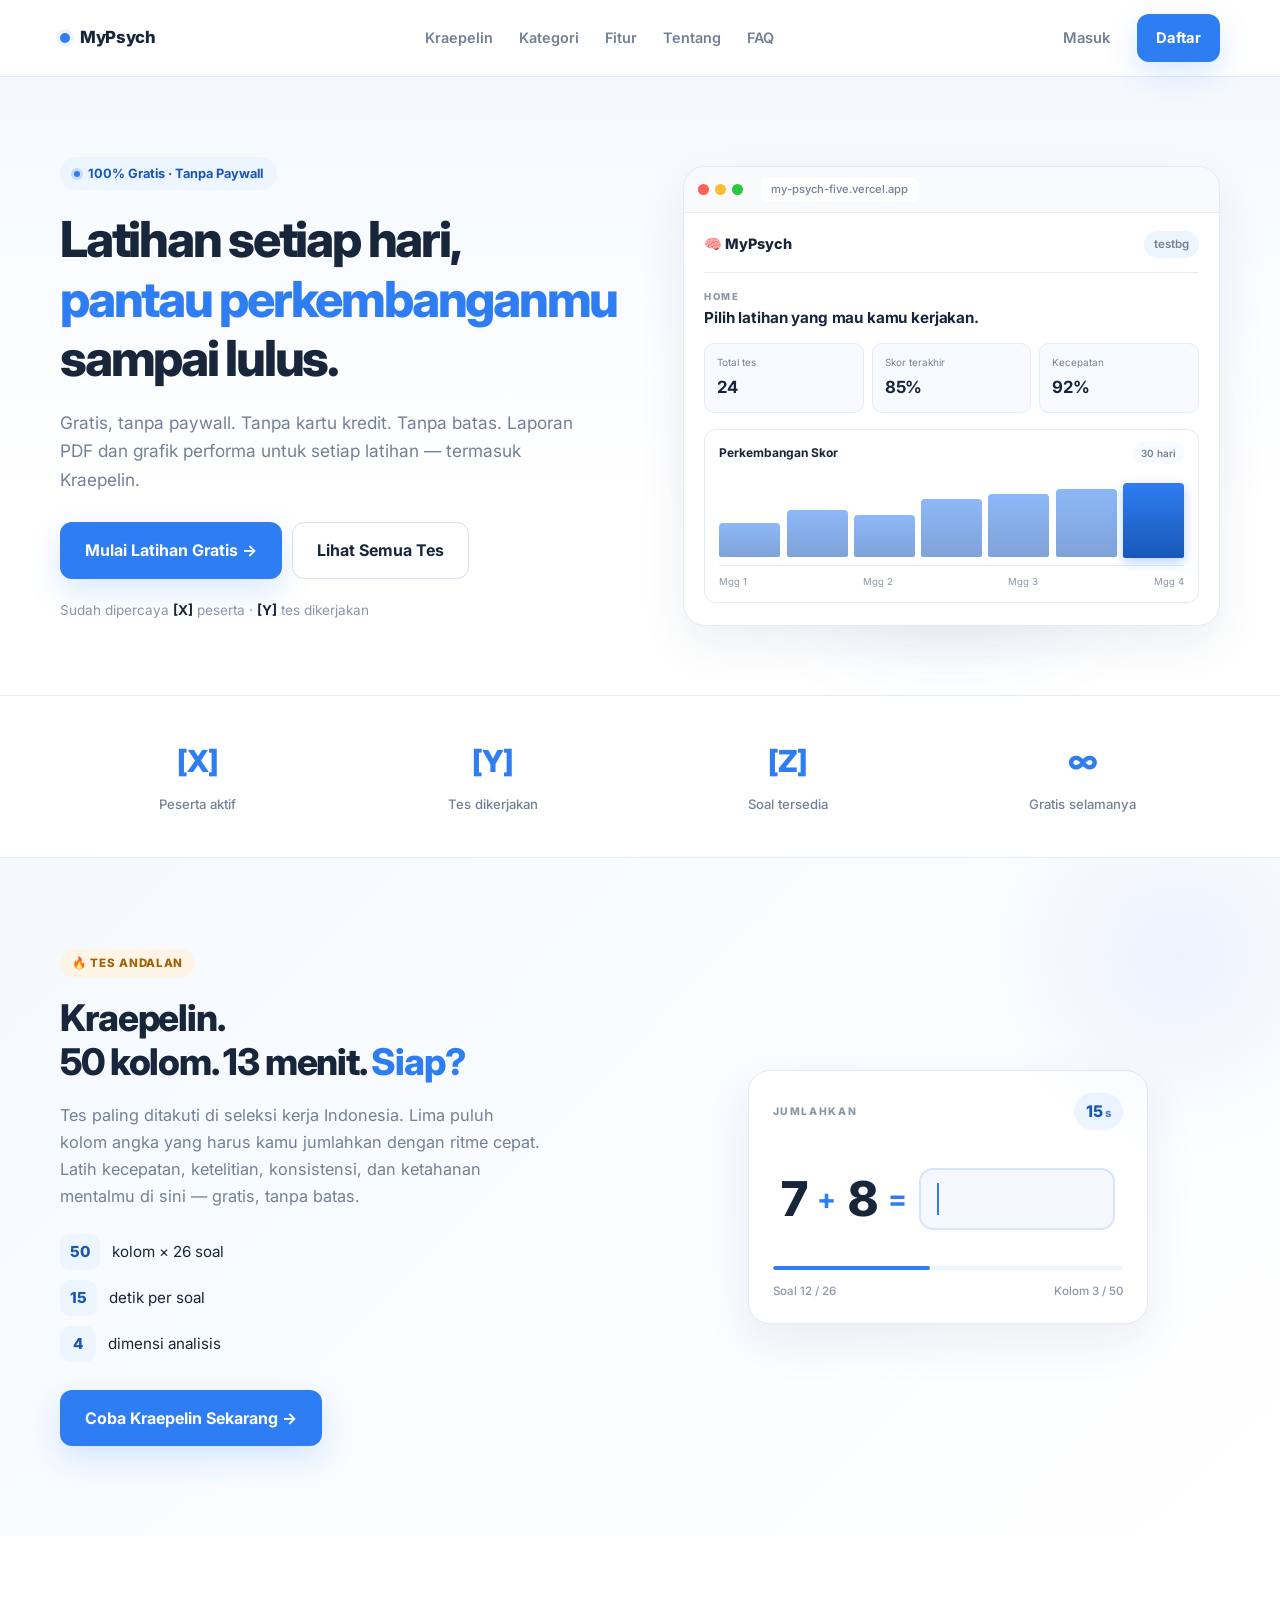
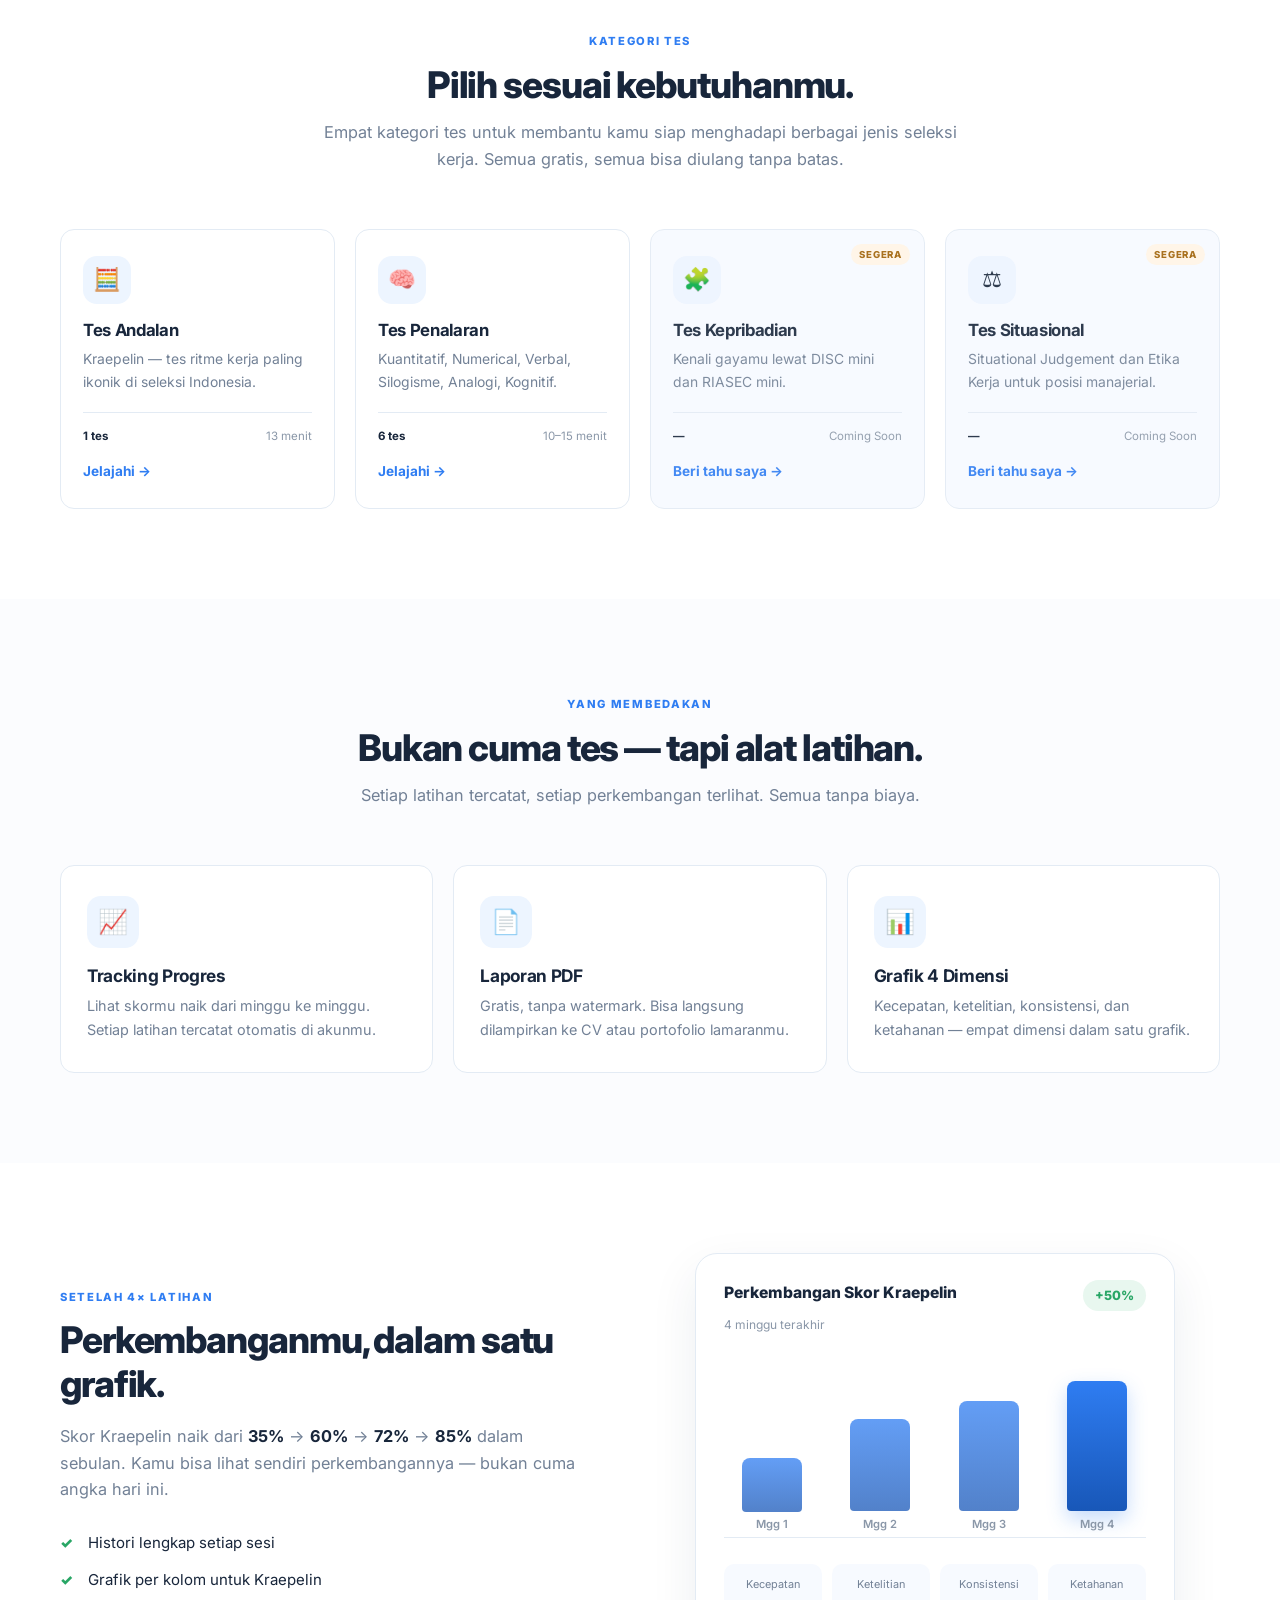
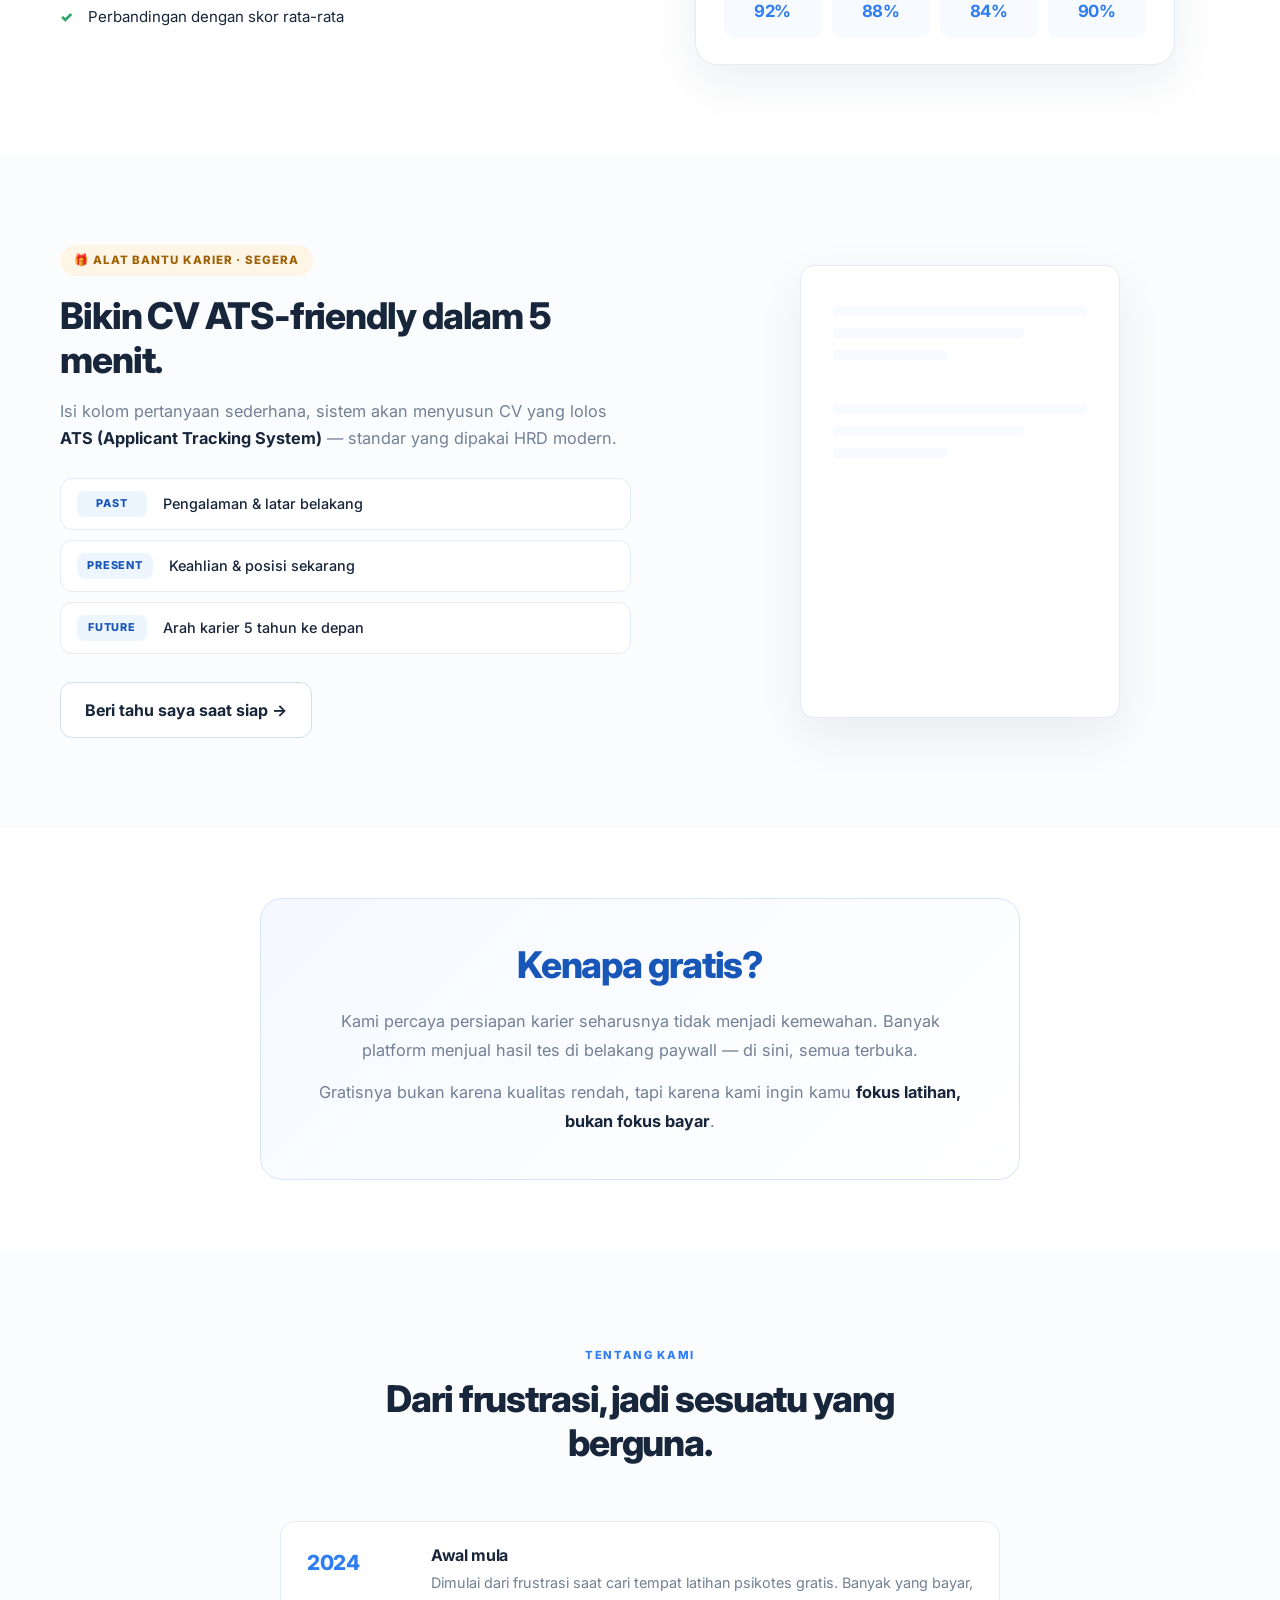
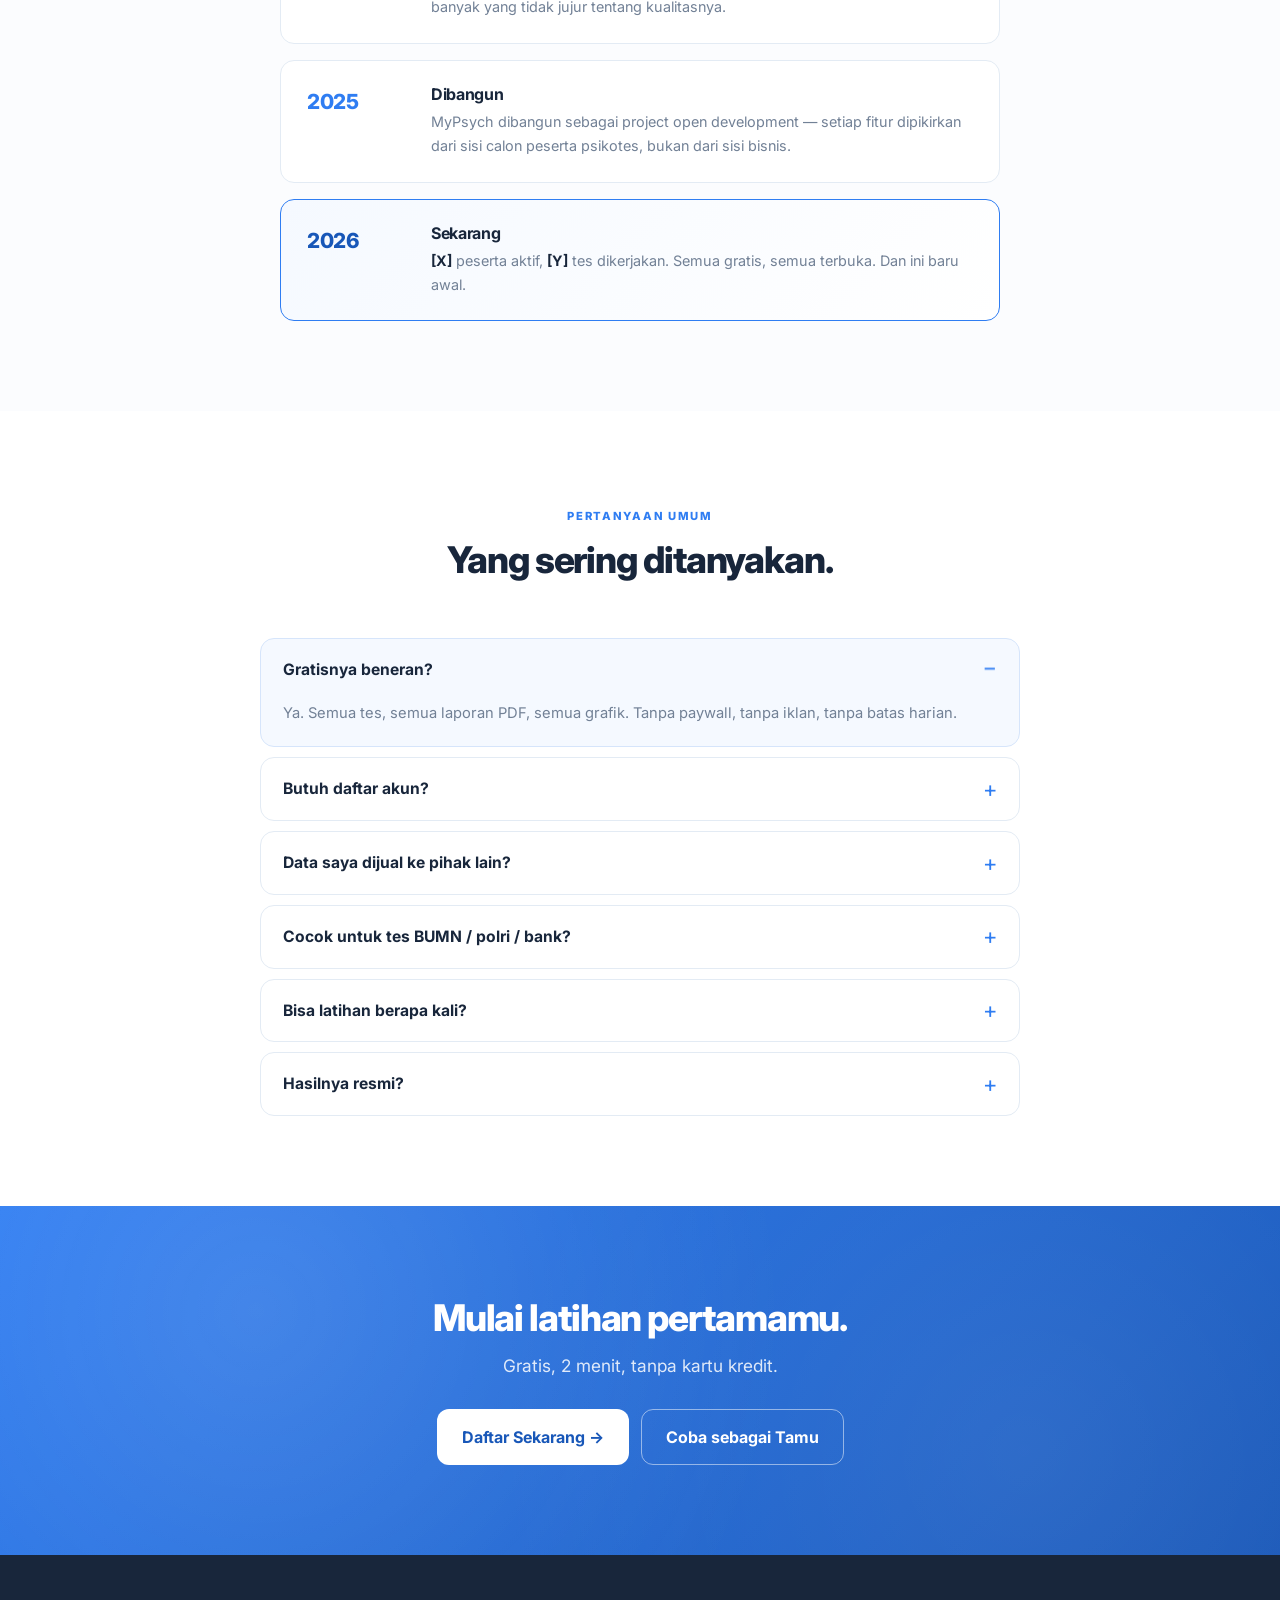
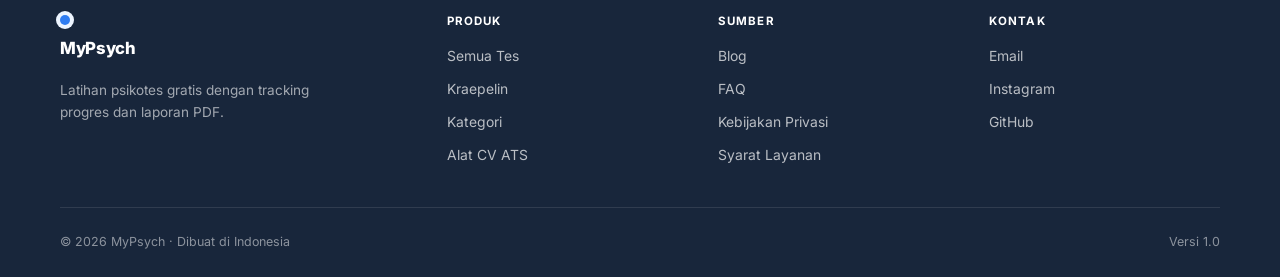
<file: index.html>
<!doctype html>
<html lang="id">
<head>
<meta charset="UTF-8">
<meta name="viewport" content="width=device-width, initial-scale=1">
<title>MyPsych — Latihan Psikotes Gratis</title>
<meta name="description" content="Latihan psikotes kerja dengan tracking progres, grafik performa, dan laporan PDF gratis.">
<link rel="preconnect" href="https://fonts.googleapis.com">
<link rel="preconnect" href="https://fonts.gstatic.com" crossorigin>
<link href="https://fonts.googleapis.com/css2?family=Inter:wght@400;500;600;700;800&display=swap" rel="stylesheet">
<link rel="stylesheet" href="style.css">
</head>
<body>

<!-- ============================================================
     1. NAVBAR
     ============================================================ -->
<nav class="navbar">
  <div class="container navbar-inner">
    <a href="#" class="nav-brand">
      <span class="brand-dot"></span>
      <span class="brand-text">MyPsych</span>
    </a>
    <div class="nav-links">
      <a href="#kraepelin">Kraepelin</a>
      <a href="#kategori">Kategori</a>
      <a href="#fitur">Fitur</a>
      <a href="#tentang">Tentang</a>
      <a href="#faq">FAQ</a>
    </div>
    <div class="nav-actions">
      <a href="#" class="btn-ghost">Masuk</a>
      <a href="#" class="btn-primary">Daftar</a>
    </div>
  </div>
</nav>

<!-- ============================================================
     2. HERO
     ============================================================ -->
<section class="hero">
  <div class="container hero-grid">
    <div class="hero-copy">
      <span class="badge-pill">
        <span class="badge-dot"></span>
        100% Gratis · Tanpa Paywall
      </span>
      <h1>Latihan setiap hari, <br><span class="text-blue">pantau perkembanganmu</span> sampai lulus.</h1>
      <p class="hero-sub">
        Gratis, tanpa paywall. Tanpa kartu kredit. Tanpa batas.
        Laporan PDF dan grafik performa untuk setiap latihan — termasuk Kraepelin.
      </p>
      <div class="hero-cta">
        <a href="#" class="btn-primary btn-lg">Mulai Latihan Gratis →</a>
        <a href="#kategori" class="btn-secondary btn-lg">Lihat Semua Tes</a>
      </div>
      <p class="hero-note">
        Sudah dipercaya <strong>[X]</strong> peserta · <strong>[Y]</strong> tes dikerjakan
      </p>
    </div>

    <div class="hero-visual">
      <div class="mockup-browser">
        <div class="mockup-toolbar">
          <span class="toolbar-dot red"></span>
          <span class="toolbar-dot yellow"></span>
          <span class="toolbar-dot green"></span>
          <span class="mockup-url">my-psych-five.vercel.app</span>
        </div>
        <div class="mockup-content">
          <div class="mockup-header">
            <span class="mockup-brand">🧠 MyPsych</span>
            <span class="mockup-user">testbg</span>
          </div>
          <div class="mockup-greeting">
            <span class="mockup-eyebrow">HOME</span>
            <h4>Pilih latihan yang mau kamu kerjakan.</h4>
          </div>
          <div class="mockup-stats">
            <div class="mockup-stat">
              <span class="mockup-stat-label">Total tes</span>
              <strong>24</strong>
            </div>
            <div class="mockup-stat">
              <span class="mockup-stat-label">Skor terakhir</span>
              <strong>85%</strong>
            </div>
            <div class="mockup-stat">
              <span class="mockup-stat-label">Kecepatan</span>
              <strong>92%</strong>
            </div>
          </div>
          <div class="mockup-chart">
            <div class="mockup-chart-head">
              <span class="mockup-chart-title">Perkembangan Skor</span>
              <span class="mockup-chart-badge">30 hari</span>
            </div>
            <div class="mockup-chart-bars">
              <div class="mockup-bar" style="--h:42%"></div>
              <div class="mockup-bar" style="--h:58%"></div>
              <div class="mockup-bar" style="--h:52%"></div>
              <div class="mockup-bar" style="--h:72%"></div>
              <div class="mockup-bar" style="--h:78%"></div>
              <div class="mockup-bar" style="--h:84%"></div>
              <div class="mockup-bar mockup-bar-current" style="--h:92%"></div>
            </div>
            <div class="mockup-chart-labels">
              <span>Mgg 1</span><span>Mgg 2</span><span>Mgg 3</span><span>Mgg 4</span>
            </div>
          </div>
        </div>
      </div>
      <div class="mockup-glow"></div>
    </div>
  </div>
</section>

<!-- ============================================================
     3. TRUST BAR
     ============================================================ -->
<section class="trust-bar">
  <div class="container trust-grid">
    <div class="trust-item">
      <strong>[X]</strong>
      <span>Peserta aktif</span>
    </div>
    <div class="trust-item">
      <strong>[Y]</strong>
      <span>Tes dikerjakan</span>
    </div>
    <div class="trust-item">
      <strong>[Z]</strong>
      <span>Soal tersedia</span>
    </div>
    <div class="trust-item">
      <strong>∞</strong>
      <span>Gratis selamanya</span>
    </div>
  </div>
</section>

<!-- ============================================================
     4. KRAEPELIN HIGHLIGHT
     ============================================================ -->
<section class="kraepelin" id="kraepelin">
  <div class="container kraepelin-grid">
    <div class="kraepelin-copy">
      <span class="badge-hot">🔥 TES ANDALAN</span>
      <h2>Kraepelin. <br>50 kolom. 13 menit. <span class="text-blue">Siap?</span></h2>
      <p>
        Tes paling ditakuti di seleksi kerja Indonesia. Lima puluh kolom angka
        yang harus kamu jumlahkan dengan ritme cepat. Latih kecepatan,
        ketelitian, konsistensi, dan ketahanan mentalmu di sini —
        gratis, tanpa batas.
      </p>
      <ul class="kraepelin-stats">
        <li><span class="stat-num">50</span> kolom × 26 soal</li>
        <li><span class="stat-num">15</span> detik per soal</li>
        <li><span class="stat-num">4</span> dimensi analisis</li>
      </ul>
      <a href="#" class="btn-primary btn-lg">Coba Kraepelin Sekarang →</a>
    </div>

    <div class="kraepelin-visual">
      <div class="kraepelin-card">
        <div class="kraepelin-card-top">
          <span class="kraepelin-label">JUMLAHKAN</span>
          <span class="kraepelin-timer">
            <span class="timer-value">15</span><span class="timer-unit">s</span>
          </span>
        </div>
        <div class="kraepelin-numbers">
          <div class="kraepelin-num">7</div>
          <div class="kraepelin-op">+</div>
          <div class="kraepelin-num">8</div>
          <div class="kraepelin-op">=</div>
          <div class="kraepelin-input">
            <span class="cursor"></span>
          </div>
        </div>
        <div class="kraepelin-progress">
          <div class="kraepelin-progress-fill"></div>
        </div>
        <div class="kraepelin-footer">
          <span>Soal 12 / 26</span>
          <span>Kolom 3 / 50</span>
        </div>
      </div>
    </div>
  </div>
</section>

<!-- ============================================================
     5. KATEGORI
     ============================================================ -->
<section class="categories" id="kategori">
  <div class="container">
    <div class="section-head">
      <span class="section-eyebrow">KATEGORI TES</span>
      <h2>Pilih sesuai kebutuhanmu.</h2>
      <p class="section-sub">
        Empat kategori tes untuk membantu kamu siap menghadapi berbagai jenis
        seleksi kerja. Semua gratis, semua bisa diulang tanpa batas.
      </p>
    </div>

    <div class="category-grid">
      <article class="category-card category-active">
        <div class="category-icon">🧮</div>
        <h3>Tes Andalan</h3>
        <p>Kraepelin — tes ritme kerja paling ikonik di seleksi Indonesia.</p>
        <div class="category-meta">
          <span class="category-count">1 tes</span>
          <span class="category-time">13 menit</span>
        </div>
        <a href="#" class="category-link">Jelajahi →</a>
      </article>

      <article class="category-card category-active">
        <div class="category-icon">🧠</div>
        <h3>Tes Penalaran</h3>
        <p>Kuantitatif, Numerical, Verbal, Silogisme, Analogi, Kognitif.</p>
        <div class="category-meta">
          <span class="category-count">6 tes</span>
          <span class="category-time">10–15 menit</span>
        </div>
        <a href="#" class="category-link">Jelajahi →</a>
      </article>

      <article class="category-card category-coming">
        <span class="badge-coming">SEGERA</span>
        <div class="category-icon">🧩</div>
        <h3>Tes Kepribadian</h3>
        <p>Kenali gayamu lewat DISC mini dan RIASEC mini.</p>
        <div class="category-meta">
          <span class="category-count">—</span>
          <span class="category-time">Coming Soon</span>
        </div>
        <a href="#" class="category-link">Beri tahu saya →</a>
      </article>

      <article class="category-card category-coming">
        <span class="badge-coming">SEGERA</span>
        <div class="category-icon">⚖️</div>
        <h3>Tes Situasional</h3>
        <p>Situational Judgement dan Etika Kerja untuk posisi manajerial.</p>
        <div class="category-meta">
          <span class="category-count">—</span>
          <span class="category-time">Coming Soon</span>
        </div>
        <a href="#" class="category-link">Beri tahu saya →</a>
      </article>
    </div>
  </div>
</section>

<!-- ============================================================
     6. FITUR UNGGULAN
     ============================================================ -->
<section class="features" id="fitur">
  <div class="container">
    <div class="section-head">
      <span class="section-eyebrow">YANG MEMBEDAKAN</span>
      <h2>Bukan cuma tes — tapi alat latihan.</h2>
      <p class="section-sub">
        Setiap latihan tercatat, setiap perkembangan terlihat. Semua tanpa biaya.
      </p>
    </div>

    <div class="feature-grid">
      <div class="feature-card">
        <div class="feature-icon">📈</div>
        <h3>Tracking Progres</h3>
        <p>Lihat skormu naik dari minggu ke minggu. Setiap latihan tercatat otomatis di akunmu.</p>
      </div>
      <div class="feature-card">
        <div class="feature-icon">📄</div>
        <h3>Laporan PDF</h3>
        <p>Gratis, tanpa watermark. Bisa langsung dilampirkan ke CV atau portofolio lamaranmu.</p>
      </div>
      <div class="feature-card">
        <div class="feature-icon">📊</div>
        <h3>Grafik 4 Dimensi</h3>
        <p>Kecepatan, ketelitian, konsistensi, dan ketahanan — empat dimensi dalam satu grafik.</p>
      </div>
    </div>
  </div>
</section>

<!-- ============================================================
     7. PREVIEW HASIL
     ============================================================ -->
<section class="preview-result">
  <div class="container preview-grid">
    <div class="preview-copy">
      <span class="section-eyebrow">SETELAH 4× LATIHAN</span>
      <h2>Perkembanganmu, dalam satu grafik.</h2>
      <p>
        Skor Kraepelin naik dari <strong>35%</strong> → <strong>60%</strong> →
        <strong>72%</strong> → <strong>85%</strong> dalam sebulan.
        Kamu bisa lihat sendiri perkembangannya — bukan cuma angka hari ini.
      </p>
      <ul class="preview-points">
        <li>Histori lengkap setiap sesi</li>
        <li>Grafik per kolom untuk Kraepelin</li>
        <li>Perbandingan dengan skor rata-rata</li>
      </ul>
    </div>

    <div class="preview-visual">
      <div class="preview-card">
        <div class="preview-card-head">
          <div>
            <span class="preview-card-label">Perkembangan Skor Kraepelin</span>
            <span class="preview-card-period">4 minggu terakhir</span>
          </div>
          <span class="preview-card-badge">+50%</span>
        </div>
        <div class="preview-bars">
          <div class="preview-bar-group">
            <div class="preview-bar" style="--h:35%"></div>
            <span>Mgg 1</span>
          </div>
          <div class="preview-bar-group">
            <div class="preview-bar" style="--h:60%"></div>
            <span>Mgg 2</span>
          </div>
          <div class="preview-bar-group">
            <div class="preview-bar" style="--h:72%"></div>
            <span>Mgg 3</span>
          </div>
          <div class="preview-bar-group">
            <div class="preview-bar preview-bar-current" style="--h:85%"></div>
            <span>Mgg 4</span>
          </div>
        </div>
        <div class="preview-card-foot">
          <div class="preview-stat">
            <span>Kecepatan</span>
            <strong>92%</strong>
          </div>
          <div class="preview-stat">
            <span>Ketelitian</span>
            <strong>88%</strong>
          </div>
          <div class="preview-stat">
            <span>Konsistensi</span>
            <strong>84%</strong>
          </div>
          <div class="preview-stat">
            <span>Ketahanan</span>
            <strong>90%</strong>
          </div>
        </div>
      </div>
    </div>
  </div>
</section>

<!-- ============================================================
     8. ALAT CV ATS
     ============================================================ -->
<section class="cv-ats">
  <div class="container cv-grid">
    <div class="cv-copy">
      <span class="badge-coming-lg">🎁 ALAT BANTU KARIER · SEGERA</span>
      <h2>Bikin CV ATS-friendly dalam 5 menit.</h2>
      <p>
        Isi kolom pertanyaan sederhana, sistem akan menyusun CV yang lolos
        <strong>ATS (Applicant Tracking System)</strong> — standar yang
        dipakai HRD modern.
      </p>
      <div class="ppf-timeline">
        <div class="ppf-step">
          <span class="ppf-label">PAST</span>
          <span class="ppf-text">Pengalaman &amp; latar belakang</span>
        </div>
        <div class="ppf-step">
          <span class="ppf-label">PRESENT</span>
          <span class="ppf-text">Keahlian &amp; posisi sekarang</span>
        </div>
        <div class="ppf-step">
          <span class="ppf-label">FUTURE</span>
          <span class="ppf-text">Arah karier 5 tahun ke depan</span>
        </div>
      </div>
      <a href="#" class="btn-secondary btn-lg">Beri tahu saya saat siap →</a>
    </div>
    <div class="cv-visual">
      <div class="cv-preview">
        <div class="cv-preview-line long"></div>
        <div class="cv-preview-line medium"></div>
        <div class="cv-preview-line short"></div>
        <div class="cv-preview-gap"></div>
        <div class="cv-preview-line long"></div>
        <div class="cv-preview-line medium"></div>
        <div class="cv-preview-line short"></div>
      </div>
    </div>
  </div>
</section>

<!-- ============================================================
     9. KENAPA GRATIS
     ============================================================ -->
<section class="why-free">
  <div class="container">
    <div class="why-card">
      <h2>Kenapa gratis?</h2>
      <p>
        Kami percaya persiapan karier seharusnya tidak menjadi kemewahan.
        Banyak platform menjual hasil tes di belakang paywall — di sini,
        semua terbuka.
      </p>
      <p>
        Gratisnya bukan karena kualitas rendah, tapi karena kami ingin kamu
        <strong>fokus latihan, bukan fokus bayar</strong>.
      </p>
    </div>
  </div>
</section>

<!-- ============================================================
     10. TENTANG KAMI
     ============================================================ -->
<section class="about" id="tentang">
  <div class="container">
    <div class="section-head">
      <span class="section-eyebrow">TENTANG KAMI</span>
      <h2>Dari frustrasi, jadi sesuatu yang berguna.</h2>
    </div>

    <div class="timeline">
      <div class="timeline-item">
        <span class="timeline-year">2024</span>
        <div class="timeline-body">
          <h3>Awal mula</h3>
          <p>
            Dimulai dari frustrasi saat cari tempat latihan psikotes gratis.
            Banyak yang bayar, banyak yang tidak jujur tentang kualitasnya.
          </p>
        </div>
      </div>
      <div class="timeline-item">
        <span class="timeline-year">2025</span>
        <div class="timeline-body">
          <h3>Dibangun</h3>
          <p>
            MyPsych dibangun sebagai project open development — setiap fitur
            dipikirkan dari sisi calon peserta psikotes, bukan dari sisi bisnis.
          </p>
        </div>
      </div>
      <div class="timeline-item timeline-item-current">
        <span class="timeline-year">2026</span>
        <div class="timeline-body">
          <h3>Sekarang</h3>
          <p>
            <strong>[X]</strong> peserta aktif, <strong>[Y]</strong> tes dikerjakan.
            Semua gratis, semua terbuka. Dan ini baru awal.
          </p>
        </div>
      </div>
    </div>
  </div>
</section>

<!-- ============================================================
     11. FAQ
     ============================================================ -->
<section class="faq" id="faq">
  <div class="container">
    <div class="section-head">
      <span class="section-eyebrow">PERTANYAAN UMUM</span>
      <h2>Yang sering ditanyakan.</h2>
    </div>

    <div class="faq-list">
      <details class="faq-item" open>
        <summary>Gratisnya beneran?</summary>
        <p>Ya. Semua tes, semua laporan PDF, semua grafik. Tanpa paywall, tanpa iklan, tanpa batas harian.</p>
      </details>
      <details class="faq-item">
        <summary>Butuh daftar akun?</summary>
        <p>Tidak wajib. Bisa langsung coba sebagai Tamu. Daftar akun kalau mau histori dan progresmu tersimpan otomatis.</p>
      </details>
      <details class="faq-item">
        <summary>Data saya dijual ke pihak lain?</summary>
        <p>Tidak. Data hanya dipakai untuk keperluan latihanmu. Tidak ada sharing ke third party, tidak ada iklan.</p>
      </details>
      <details class="faq-item">
        <summary>Cocok untuk tes BUMN / polri / bank?</summary>
        <p>Ya. Soal kami dirancang menyerupai pola tes rekrutmen Indonesia — termasuk Kraepelin yang jadi andalan.</p>
      </details>
      <details class="faq-item">
        <summary>Bisa latihan berapa kali?</summary>
        <p>Tanpa batas. Setiap paket bisa diulang berkali-kali dengan soal yang diacak.</p>
      </details>
      <details class="faq-item">
        <summary>Hasilnya resmi?</summary>
        <p>Tidak. Skor MyPsych adalah indikator latihan internal, bukan norma resmi seleksi. Gunakan untuk memantau perkembangan pribadimu.</p>
      </details>
    </div>
  </div>
</section>

<!-- ============================================================
     12. CTA FINAL
     ============================================================ -->
<section class="final-cta">
  <div class="container final-cta-inner">
    <h2>Mulai latihan pertamamu.</h2>
    <p>Gratis, 2 menit, tanpa kartu kredit.</p>
    <div class="final-cta-actions">
      <a href="#" class="btn-white btn-lg">Daftar Sekarang →</a>
      <a href="#" class="btn-outline-white btn-lg">Coba sebagai Tamu</a>
    </div>
  </div>
</section>

<!-- ============================================================
     13. FOOTER
     ============================================================ -->
<footer class="footer">
  <div class="container footer-grid">
    <div class="footer-brand">
      <span class="brand-dot"></span>
      <span class="brand-text">MyPsych</span>
      <p>Latihan psikotes gratis dengan tracking progres dan laporan PDF.</p>
    </div>
    <div class="footer-col">
      <h4>Produk</h4>
      <a href="#">Semua Tes</a>
      <a href="#kraepelin">Kraepelin</a>
      <a href="#kategori">Kategori</a>
      <a href="#fitur">Alat CV ATS</a>
    </div>
    <div class="footer-col">
      <h4>Sumber</h4>
      <a href="#">Blog</a>
      <a href="#faq">FAQ</a>
      <a href="#">Kebijakan Privasi</a>
      <a href="#">Syarat Layanan</a>
    </div>
    <div class="footer-col">
      <h4>Kontak</h4>
      <a href="mailto:psikotesbyfadhil@gmail.com">Email</a>
      <a href="#">Instagram</a>
      <a href="#">GitHub</a>
    </div>
  </div>
  <div class="container footer-bottom">
    <span>© 2026 MyPsych · Dibuat di Indonesia</span>
    <span>Versi 1.0</span>
  </div>
</footer>

</body>
</html>
</file>
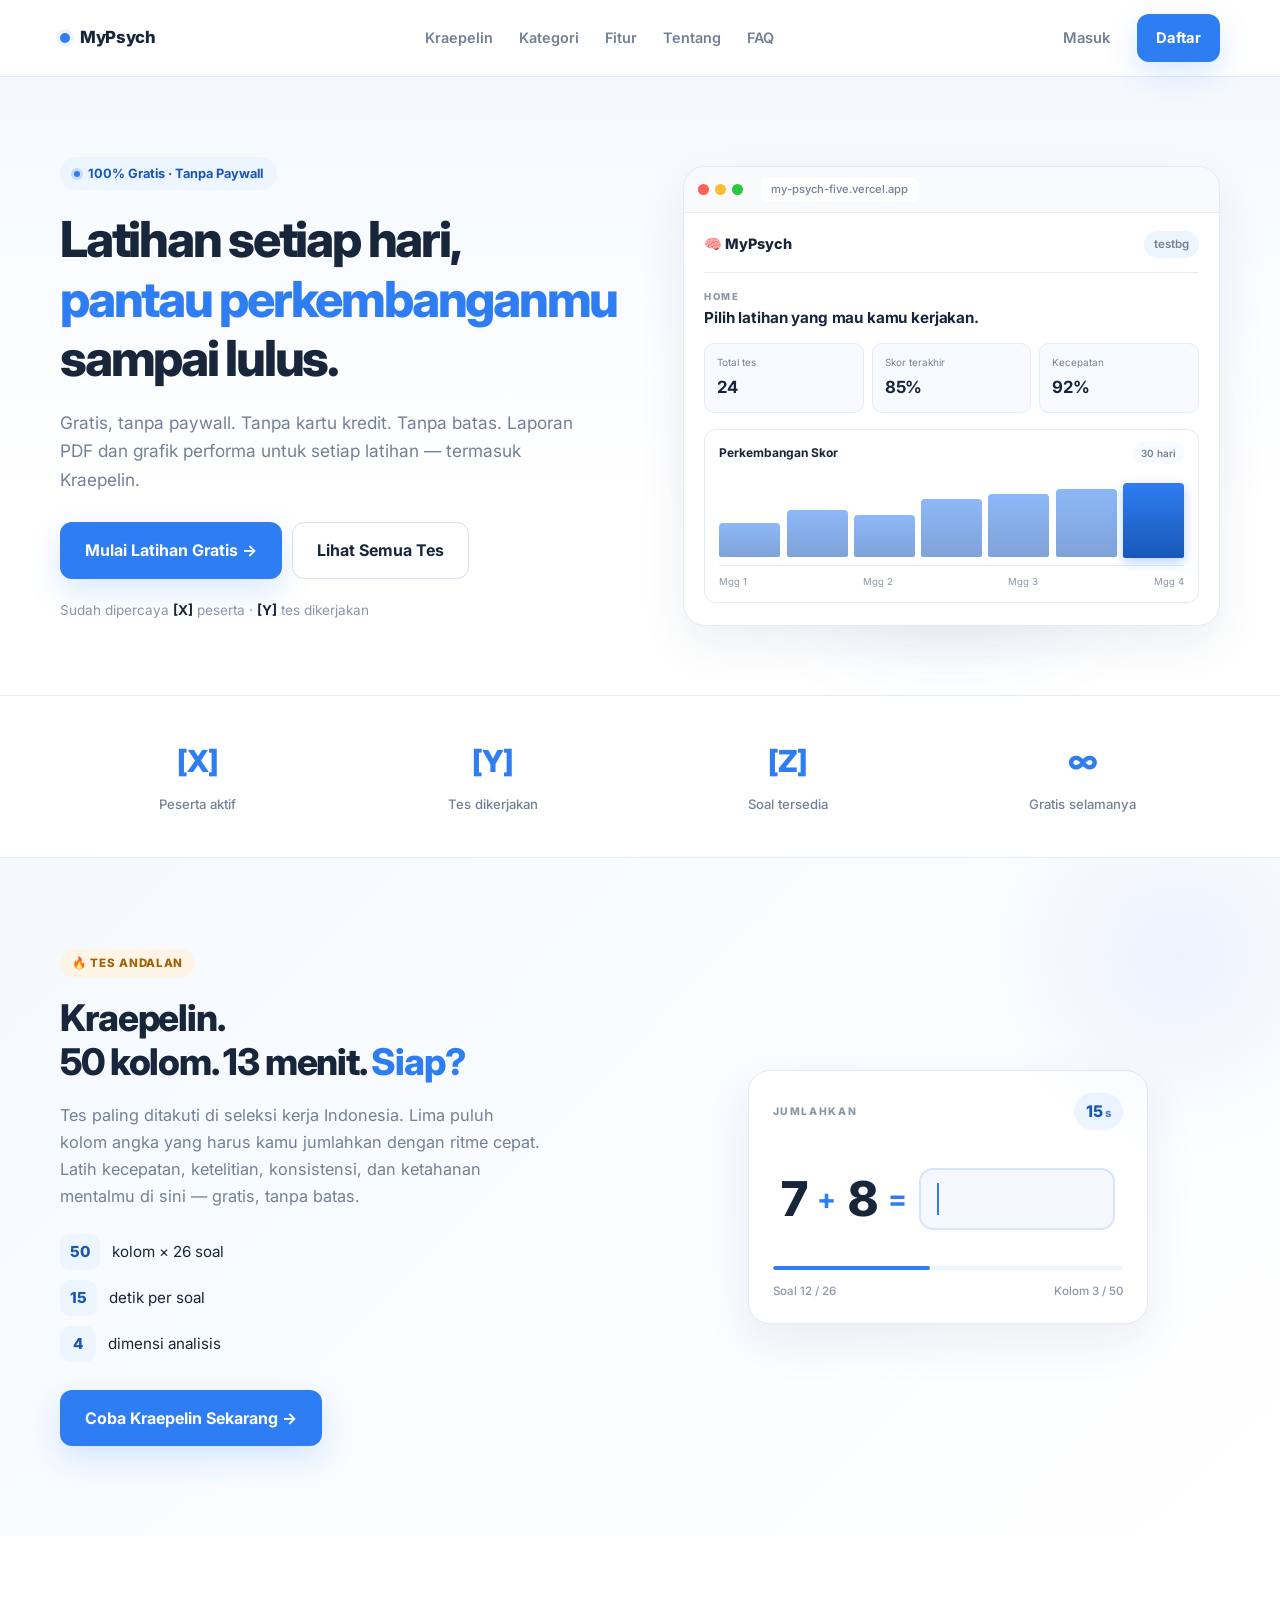
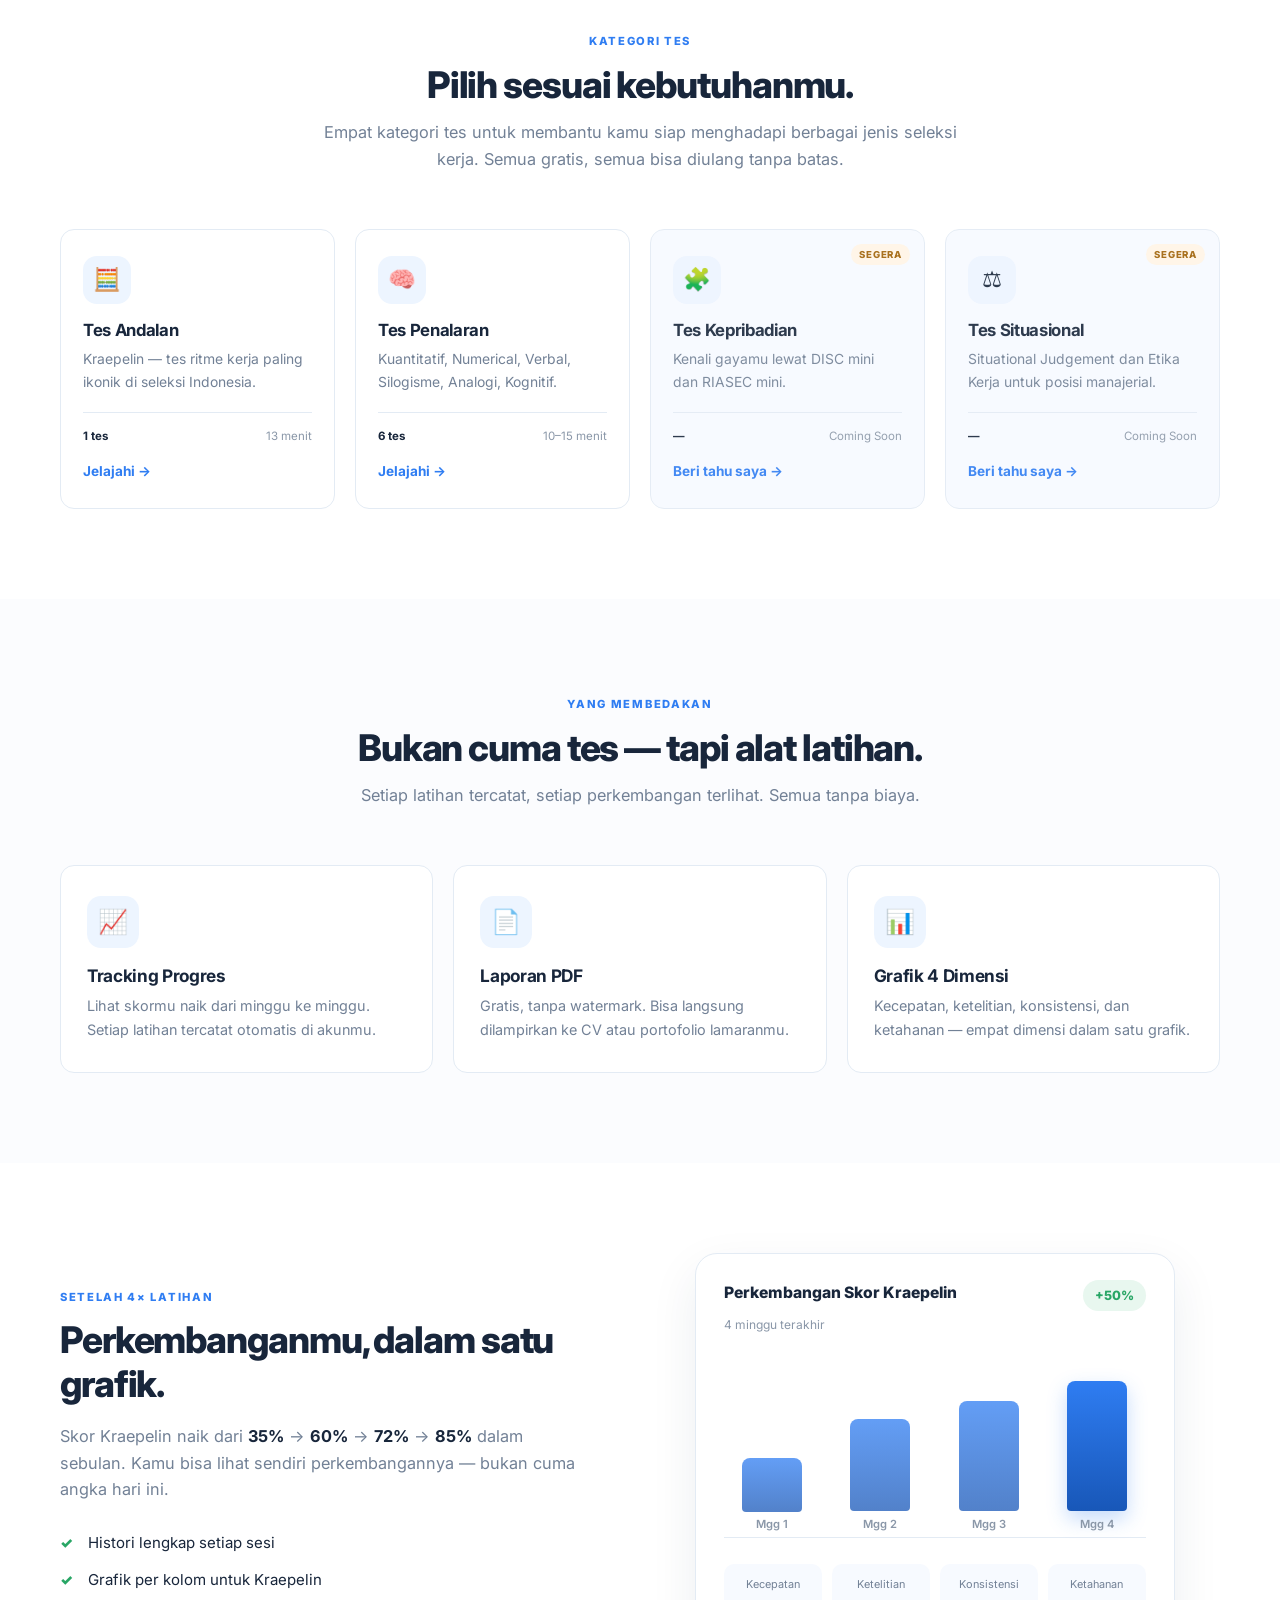
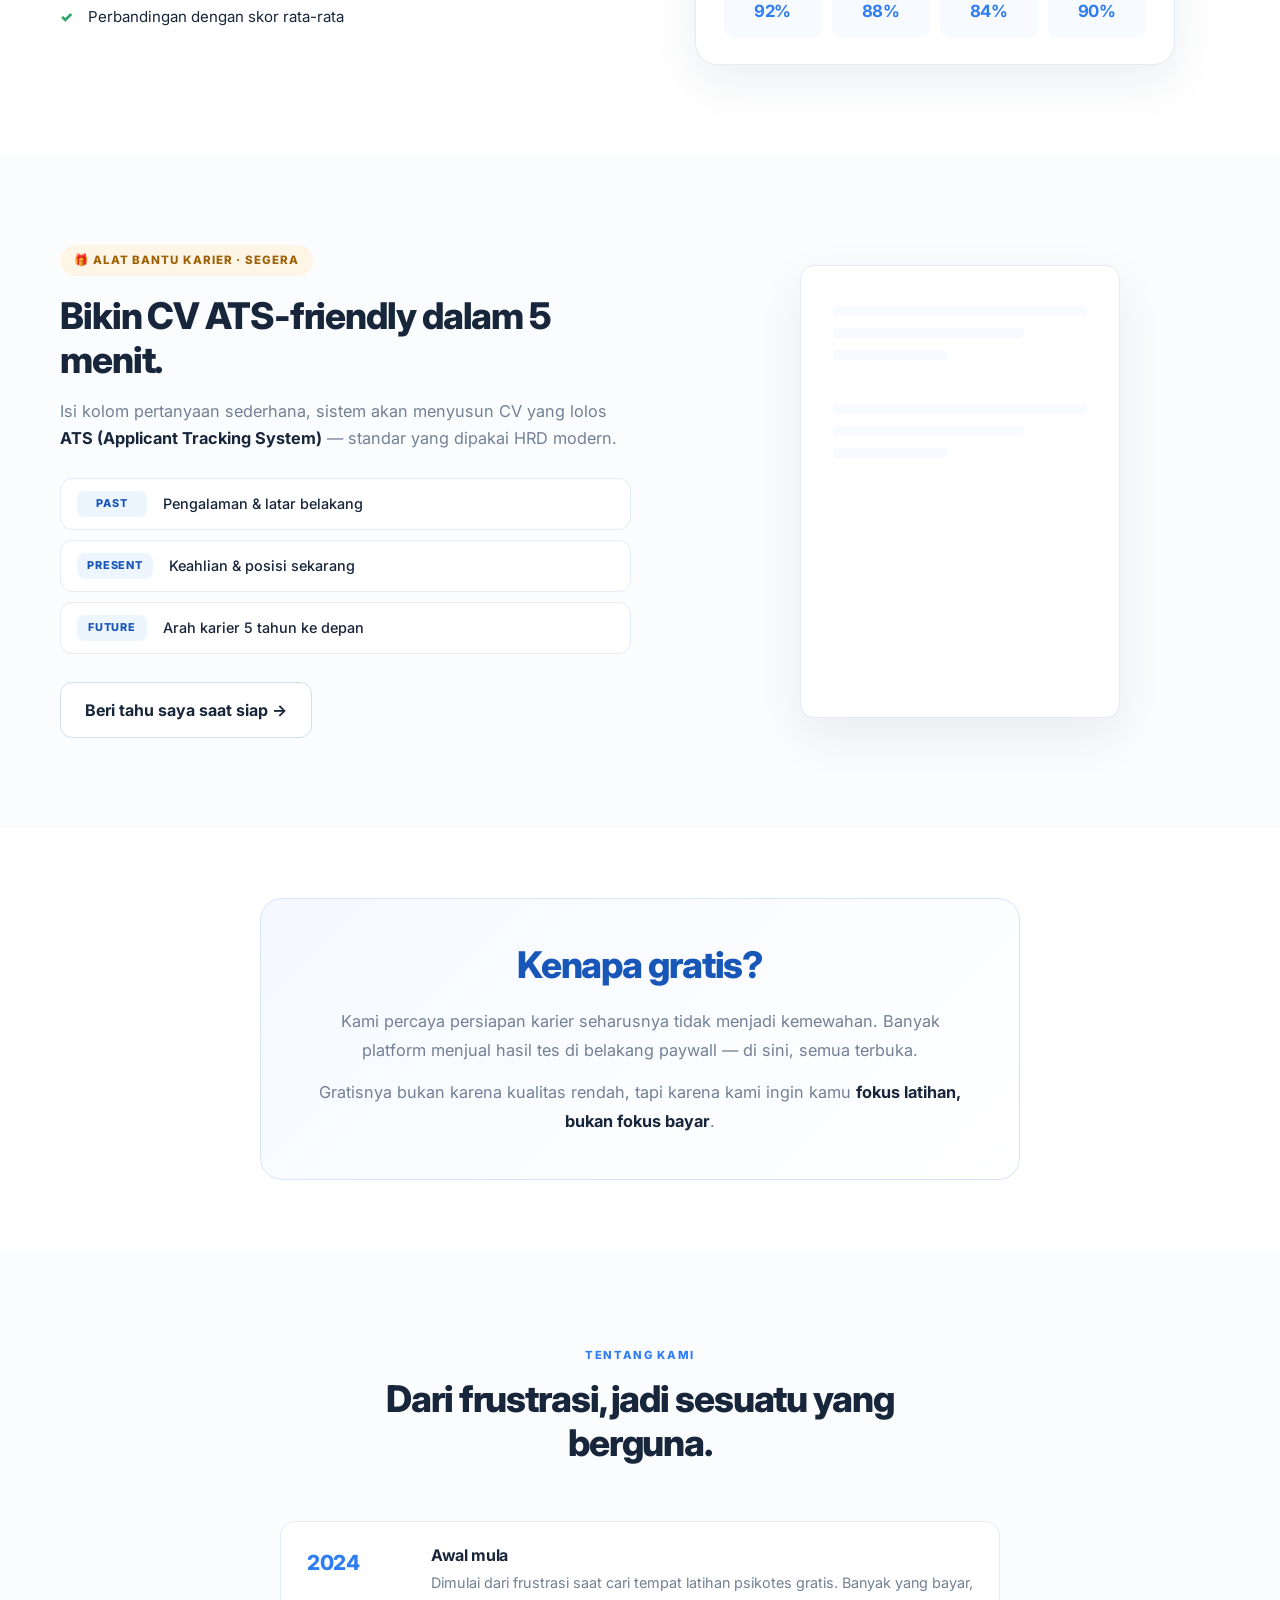
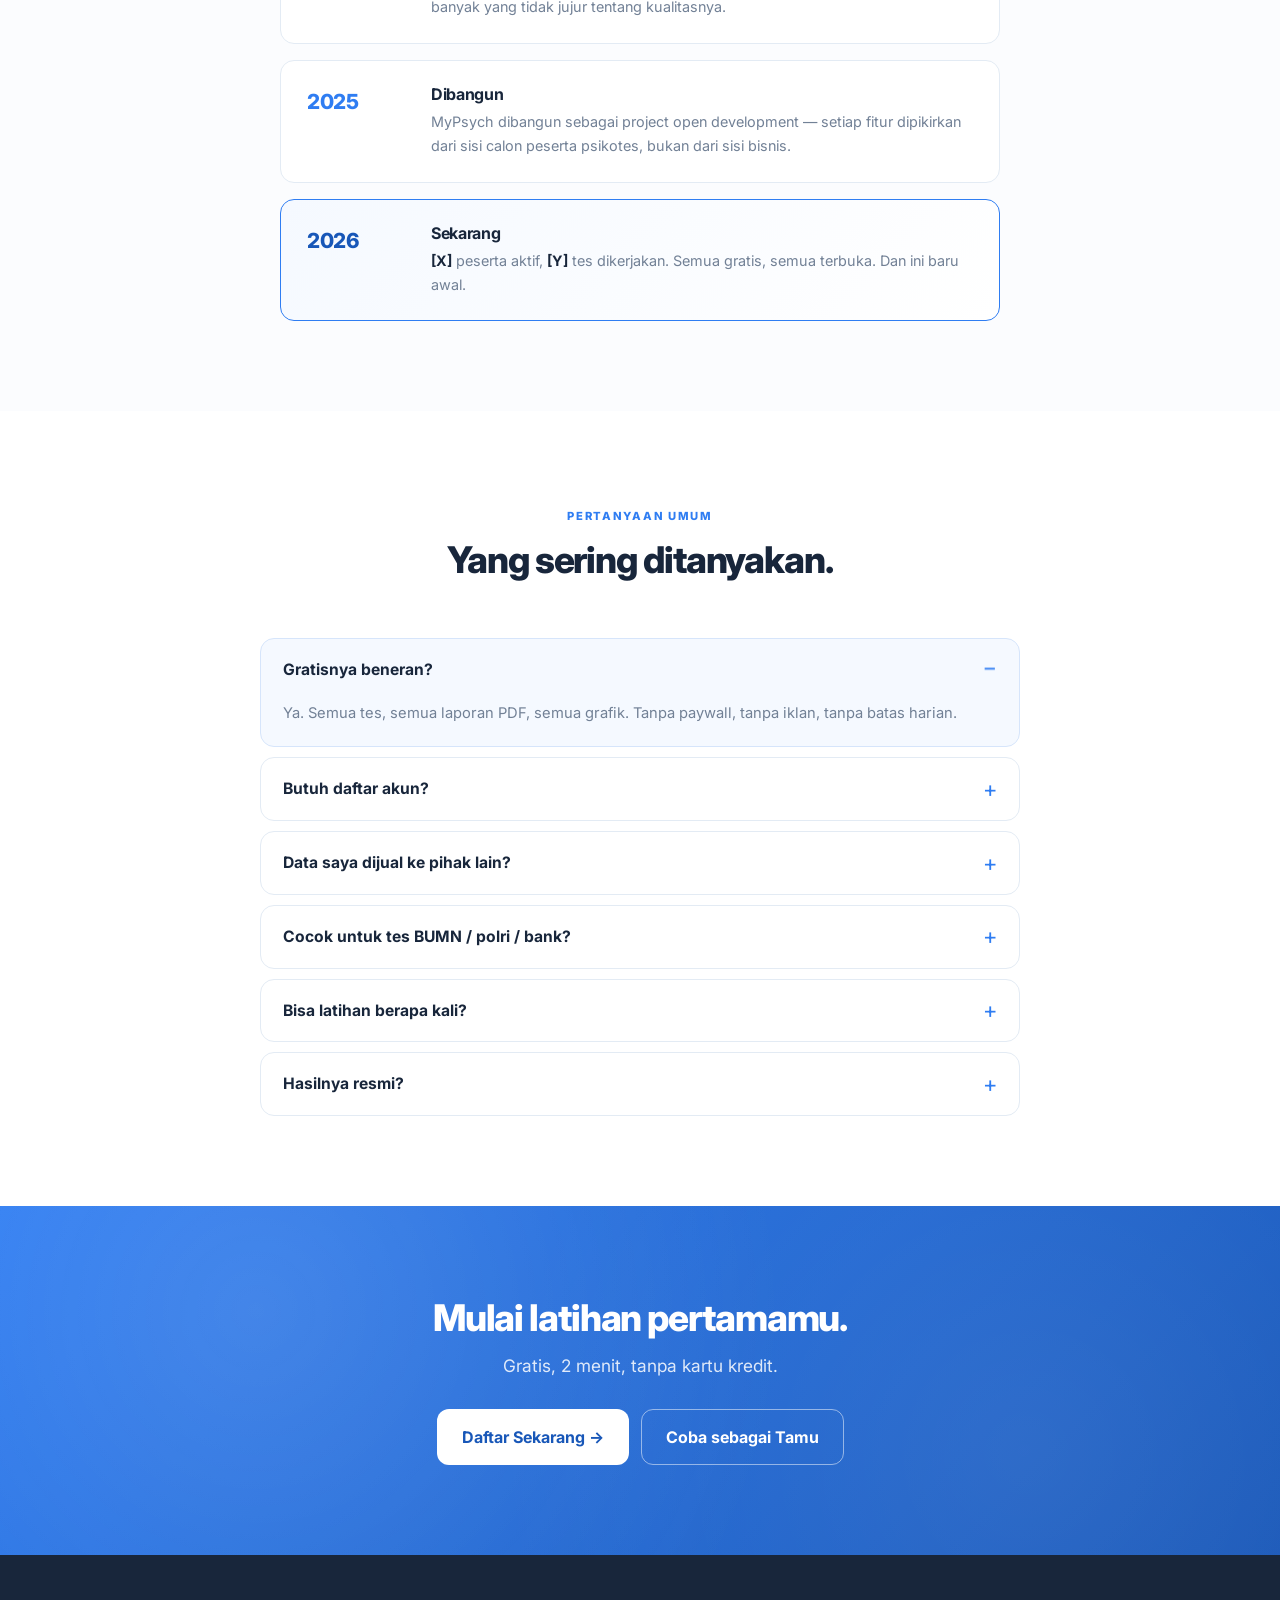
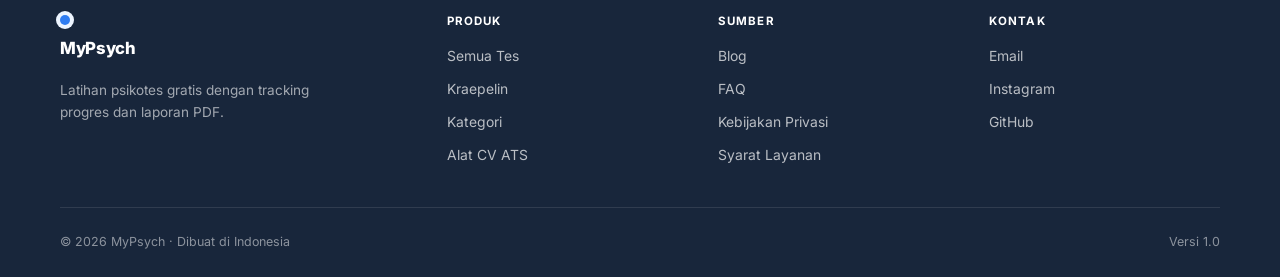
<file: deepseek_html_20260913_4222bc.html>
<!doctype html>
<html lang="id">
<head>
<meta charset="UTF-8">
<meta name="viewport" content="width=device-width, initial-scale=1">
<title>MyPsych — Latihan Psikotes Gratis</title>
<meta name="description" content="Latihan psikotes kerja dengan tracking progres, grafik performa, dan laporan PDF gratis.">
<link rel="preconnect" href="https://fonts.googleapis.com">
<link rel="preconnect" href="https://fonts.gstatic.com" crossorigin>
<link href="https://fonts.googleapis.com/css2?family=Inter:wght@400;500;600;700;800&display=swap" rel="stylesheet">
<link rel="stylesheet" href="style.css">
</head>
<body>

<!-- ============================================================
     1. NAVBAR
     ============================================================ -->
<nav class="navbar">
  <div class="container navbar-inner">
    <a href="#" class="nav-brand">
      <span class="brand-dot"></span>
      <span class="brand-text">MyPsych</span>
    </a>
    <div class="nav-links">
      <a href="#kraepelin">Kraepelin</a>
      <a href="#kategori">Kategori</a>
      <a href="#fitur">Fitur</a>
      <a href="#tentang">Tentang</a>
      <a href="#faq">FAQ</a>
    </div>
    <div class="nav-actions">
      <a href="#" class="btn-ghost">Masuk</a>
      <a href="#" class="btn-primary">Daftar</a>
    </div>
  </div>
</nav>

<!-- ============================================================
     2. HERO
     ============================================================ -->
<section class="hero">
  <div class="container hero-grid">
    <div class="hero-copy">
      <span class="badge-pill">
        <span class="badge-dot"></span>
        100% Gratis · Tanpa Paywall
      </span>
      <h1>Latihan setiap hari, <br><span class="text-blue">pantau perkembanganmu</span> sampai lulus.</h1>
      <p class="hero-sub">
        Gratis, tanpa paywall. Tanpa kartu kredit. Tanpa batas.
        Laporan PDF dan grafik performa untuk setiap latihan — termasuk Kraepelin.
      </p>
      <div class="hero-cta">
        <a href="#" class="btn-primary btn-lg">Mulai Latihan Gratis →</a>
        <a href="#kategori" class="btn-secondary btn-lg">Lihat Semua Tes</a>
      </div>
      <p class="hero-note">
        Sudah dipercaya <strong>[X]</strong> peserta · <strong>[Y]</strong> tes dikerjakan
      </p>
    </div>

    <div class="hero-visual">
      <div class="mockup-browser">
        <div class="mockup-toolbar">
          <span class="toolbar-dot red"></span>
          <span class="toolbar-dot yellow"></span>
          <span class="toolbar-dot green"></span>
          <span class="mockup-url">my-psych-five.vercel.app</span>
        </div>
        <div class="mockup-content">
          <div class="mockup-header">
            <span class="mockup-brand">🧠 MyPsych</span>
            <span class="mockup-user">testbg</span>
          </div>
          <div class="mockup-greeting">
            <span class="mockup-eyebrow">HOME</span>
            <h4>Pilih latihan yang mau kamu kerjakan.</h4>
          </div>
          <div class="mockup-stats">
            <div class="mockup-stat">
              <span class="mockup-stat-label">Total tes</span>
              <strong>24</strong>
            </div>
            <div class="mockup-stat">
              <span class="mockup-stat-label">Skor terakhir</span>
              <strong>85%</strong>
            </div>
            <div class="mockup-stat">
              <span class="mockup-stat-label">Kecepatan</span>
              <strong>92%</strong>
            </div>
          </div>
          <div class="mockup-chart">
            <div class="mockup-chart-head">
              <span class="mockup-chart-title">Perkembangan Skor</span>
              <span class="mockup-chart-badge">30 hari</span>
            </div>
            <div class="mockup-chart-bars">
              <div class="mockup-bar" style="--h:42%"></div>
              <div class="mockup-bar" style="--h:58%"></div>
              <div class="mockup-bar" style="--h:52%"></div>
              <div class="mockup-bar" style="--h:72%"></div>
              <div class="mockup-bar" style="--h:78%"></div>
              <div class="mockup-bar" style="--h:84%"></div>
              <div class="mockup-bar mockup-bar-current" style="--h:92%"></div>
            </div>
            <div class="mockup-chart-labels">
              <span>Mgg 1</span><span>Mgg 2</span><span>Mgg 3</span><span>Mgg 4</span>
            </div>
          </div>
        </div>
      </div>
      <div class="mockup-glow"></div>
    </div>
  </div>
</section>

<!-- ============================================================
     3. TRUST BAR
     ============================================================ -->
<section class="trust-bar">
  <div class="container trust-grid">
    <div class="trust-item">
      <strong>[X]</strong>
      <span>Peserta aktif</span>
    </div>
    <div class="trust-item">
      <strong>[Y]</strong>
      <span>Tes dikerjakan</span>
    </div>
    <div class="trust-item">
      <strong>[Z]</strong>
      <span>Soal tersedia</span>
    </div>
    <div class="trust-item">
      <strong>∞</strong>
      <span>Gratis selamanya</span>
    </div>
  </div>
</section>

<!-- ============================================================
     4. KRAEPELIN HIGHLIGHT
     ============================================================ -->
<section class="kraepelin" id="kraepelin">
  <div class="container kraepelin-grid">
    <div class="kraepelin-copy">
      <span class="badge-hot">🔥 TES ANDALAN</span>
      <h2>Kraepelin. <br>50 kolom. 13 menit. <span class="text-blue">Siap?</span></h2>
      <p>
        Tes paling ditakuti di seleksi kerja Indonesia. Lima puluh kolom angka
        yang harus kamu jumlahkan dengan ritme cepat. Latih kecepatan,
        ketelitian, konsistensi, dan ketahanan mentalmu di sini —
        gratis, tanpa batas.
      </p>
      <ul class="kraepelin-stats">
        <li><span class="stat-num">50</span> kolom × 26 soal</li>
        <li><span class="stat-num">15</span> detik per soal</li>
        <li><span class="stat-num">4</span> dimensi analisis</li>
      </ul>
      <a href="#" class="btn-primary btn-lg">Coba Kraepelin Sekarang →</a>
    </div>

    <div class="kraepelin-visual">
      <div class="kraepelin-card">
        <div class="kraepelin-card-top">
          <span class="kraepelin-label">JUMLAHKAN</span>
          <span class="kraepelin-timer">
            <span class="timer-value">15</span><span class="timer-unit">s</span>
          </span>
        </div>
        <div class="kraepelin-numbers">
          <div class="kraepelin-num">7</div>
          <div class="kraepelin-op">+</div>
          <div class="kraepelin-num">8</div>
          <div class="kraepelin-op">=</div>
          <div class="kraepelin-input">
            <span class="cursor"></span>
          </div>
        </div>
        <div class="kraepelin-progress">
          <div class="kraepelin-progress-fill"></div>
        </div>
        <div class="kraepelin-footer">
          <span>Soal 12 / 26</span>
          <span>Kolom 3 / 50</span>
        </div>
      </div>
    </div>
  </div>
</section>

<!-- ============================================================
     5. KATEGORI
     ============================================================ -->
<section class="categories" id="kategori">
  <div class="container">
    <div class="section-head">
      <span class="section-eyebrow">KATEGORI TES</span>
      <h2>Pilih sesuai kebutuhanmu.</h2>
      <p class="section-sub">
        Empat kategori tes untuk membantu kamu siap menghadapi berbagai jenis
        seleksi kerja. Semua gratis, semua bisa diulang tanpa batas.
      </p>
    </div>

    <div class="category-grid">
      <article class="category-card category-active">
        <div class="category-icon">🧮</div>
        <h3>Tes Andalan</h3>
        <p>Kraepelin — tes ritme kerja paling ikonik di seleksi Indonesia.</p>
        <div class="category-meta">
          <span class="category-count">1 tes</span>
          <span class="category-time">13 menit</span>
        </div>
        <a href="#" class="category-link">Jelajahi →</a>
      </article>

      <article class="category-card category-active">
        <div class="category-icon">🧠</div>
        <h3>Tes Penalaran</h3>
        <p>Kuantitatif, Numerical, Verbal, Silogisme, Analogi, Kognitif.</p>
        <div class="category-meta">
          <span class="category-count">6 tes</span>
          <span class="category-time">10–15 menit</span>
        </div>
        <a href="#" class="category-link">Jelajahi →</a>
      </article>

      <article class="category-card category-coming">
        <span class="badge-coming">SEGERA</span>
        <div class="category-icon">🧩</div>
        <h3>Tes Kepribadian</h3>
        <p>Kenali gayamu lewat DISC mini dan RIASEC mini.</p>
        <div class="category-meta">
          <span class="category-count">—</span>
          <span class="category-time">Coming Soon</span>
        </div>
        <a href="#" class="category-link">Beri tahu saya →</a>
      </article>

      <article class="category-card category-coming">
        <span class="badge-coming">SEGERA</span>
        <div class="category-icon">⚖️</div>
        <h3>Tes Situasional</h3>
        <p>Situational Judgement dan Etika Kerja untuk posisi manajerial.</p>
        <div class="category-meta">
          <span class="category-count">—</span>
          <span class="category-time">Coming Soon</span>
        </div>
        <a href="#" class="category-link">Beri tahu saya →</a>
      </article>
    </div>
  </div>
</section>

<!-- ============================================================
     6. FITUR UNGGULAN
     ============================================================ -->
<section class="features" id="fitur">
  <div class="container">
    <div class="section-head">
      <span class="section-eyebrow">YANG MEMBEDAKAN</span>
      <h2>Bukan cuma tes — tapi alat latihan.</h2>
      <p class="section-sub">
        Setiap latihan tercatat, setiap perkembangan terlihat. Semua tanpa biaya.
      </p>
    </div>

    <div class="feature-grid">
      <div class="feature-card">
        <div class="feature-icon">📈</div>
        <h3>Tracking Progres</h3>
        <p>Lihat skormu naik dari minggu ke minggu. Setiap latihan tercatat otomatis di akunmu.</p>
      </div>
      <div class="feature-card">
        <div class="feature-icon">📄</div>
        <h3>Laporan PDF</h3>
        <p>Gratis, tanpa watermark. Bisa langsung dilampirkan ke CV atau portofolio lamaranmu.</p>
      </div>
      <div class="feature-card">
        <div class="feature-icon">📊</div>
        <h3>Grafik 4 Dimensi</h3>
        <p>Kecepatan, ketelitian, konsistensi, dan ketahanan — empat dimensi dalam satu grafik.</p>
      </div>
    </div>
  </div>
</section>

<!-- ============================================================
     7. PREVIEW HASIL
     ============================================================ -->
<section class="preview-result">
  <div class="container preview-grid">
    <div class="preview-copy">
      <span class="section-eyebrow">SETELAH 4× LATIHAN</span>
      <h2>Perkembanganmu, dalam satu grafik.</h2>
      <p>
        Skor Kraepelin naik dari <strong>35%</strong> → <strong>60%</strong> →
        <strong>72%</strong> → <strong>85%</strong> dalam sebulan.
        Kamu bisa lihat sendiri perkembangannya — bukan cuma angka hari ini.
      </p>
      <ul class="preview-points">
        <li>Histori lengkap setiap sesi</li>
        <li>Grafik per kolom untuk Kraepelin</li>
        <li>Perbandingan dengan skor rata-rata</li>
      </ul>
    </div>

    <div class="preview-visual">
      <div class="preview-card">
        <div class="preview-card-head">
          <div>
            <span class="preview-card-label">Perkembangan Skor Kraepelin</span>
            <span class="preview-card-period">4 minggu terakhir</span>
          </div>
          <span class="preview-card-badge">+50%</span>
        </div>
        <div class="preview-bars">
          <div class="preview-bar-group">
            <div class="preview-bar" style="--h:35%"></div>
            <span>Mgg 1</span>
          </div>
          <div class="preview-bar-group">
            <div class="preview-bar" style="--h:60%"></div>
            <span>Mgg 2</span>
          </div>
          <div class="preview-bar-group">
            <div class="preview-bar" style="--h:72%"></div>
            <span>Mgg 3</span>
          </div>
          <div class="preview-bar-group">
            <div class="preview-bar preview-bar-current" style="--h:85%"></div>
            <span>Mgg 4</span>
          </div>
        </div>
        <div class="preview-card-foot">
          <div class="preview-stat">
            <span>Kecepatan</span>
            <strong>92%</strong>
          </div>
          <div class="preview-stat">
            <span>Ketelitian</span>
            <strong>88%</strong>
          </div>
          <div class="preview-stat">
            <span>Konsistensi</span>
            <strong>84%</strong>
          </div>
          <div class="preview-stat">
            <span>Ketahanan</span>
            <strong>90%</strong>
          </div>
        </div>
      </div>
    </div>
  </div>
</section>

<!-- ============================================================
     8. ALAT CV ATS
     ============================================================ -->
<section class="cv-ats">
  <div class="container cv-grid">
    <div class="cv-copy">
      <span class="badge-coming-lg">🎁 ALAT BANTU KARIER · SEGERA</span>
      <h2>Bikin CV ATS-friendly dalam 5 menit.</h2>
      <p>
        Isi kolom pertanyaan sederhana, sistem akan menyusun CV yang lolos
        <strong>ATS (Applicant Tracking System)</strong> — standar yang
        dipakai HRD modern.
      </p>
      <div class="ppf-timeline">
        <div class="ppf-step">
          <span class="ppf-label">PAST</span>
          <span class="ppf-text">Pengalaman &amp; latar belakang</span>
        </div>
        <div class="ppf-step">
          <span class="ppf-label">PRESENT</span>
          <span class="ppf-text">Keahlian &amp; posisi sekarang</span>
        </div>
        <div class="ppf-step">
          <span class="ppf-label">FUTURE</span>
          <span class="ppf-text">Arah karier 5 tahun ke depan</span>
        </div>
      </div>
      <a href="#" class="btn-secondary btn-lg">Beri tahu saya saat siap →</a>
    </div>
    <div class="cv-visual">
      <div class="cv-preview">
        <div class="cv-preview-line long"></div>
        <div class="cv-preview-line medium"></div>
        <div class="cv-preview-line short"></div>
        <div class="cv-preview-gap"></div>
        <div class="cv-preview-line long"></div>
        <div class="cv-preview-line medium"></div>
        <div class="cv-preview-line short"></div>
      </div>
    </div>
  </div>
</section>

<!-- ============================================================
     9. KENAPA GRATIS
     ============================================================ -->
<section class="why-free">
  <div class="container">
    <div class="why-card">
      <h2>Kenapa gratis?</h2>
      <p>
        Kami percaya persiapan karier seharusnya tidak menjadi kemewahan.
        Banyak platform menjual hasil tes di belakang paywall — di sini,
        semua terbuka.
      </p>
      <p>
        Gratisnya bukan karena kualitas rendah, tapi karena kami ingin kamu
        <strong>fokus latihan, bukan fokus bayar</strong>.
      </p>
    </div>
  </div>
</section>

<!-- ============================================================
     10. TENTANG KAMI
     ============================================================ -->
<section class="about" id="tentang">
  <div class="container">
    <div class="section-head">
      <span class="section-eyebrow">TENTANG KAMI</span>
      <h2>Dari frustrasi, jadi sesuatu yang berguna.</h2>
    </div>

    <div class="timeline">
      <div class="timeline-item">
        <span class="timeline-year">2024</span>
        <div class="timeline-body">
          <h3>Awal mula</h3>
          <p>
            Dimulai dari frustrasi saat cari tempat latihan psikotes gratis.
            Banyak yang bayar, banyak yang tidak jujur tentang kualitasnya.
          </p>
        </div>
      </div>
      <div class="timeline-item">
        <span class="timeline-year">2025</span>
        <div class="timeline-body">
          <h3>Dibangun</h3>
          <p>
            MyPsych dibangun sebagai project open development — setiap fitur
            dipikirkan dari sisi calon peserta psikotes, bukan dari sisi bisnis.
          </p>
        </div>
      </div>
      <div class="timeline-item timeline-item-current">
        <span class="timeline-year">2026</span>
        <div class="timeline-body">
          <h3>Sekarang</h3>
          <p>
            <strong>[X]</strong> peserta aktif, <strong>[Y]</strong> tes dikerjakan.
            Semua gratis, semua terbuka. Dan ini baru awal.
          </p>
        </div>
      </div>
    </div>
  </div>
</section>

<!-- ============================================================
     11. FAQ
     ============================================================ -->
<section class="faq" id="faq">
  <div class="container">
    <div class="section-head">
      <span class="section-eyebrow">PERTANYAAN UMUM</span>
      <h2>Yang sering ditanyakan.</h2>
    </div>

    <div class="faq-list">
      <details class="faq-item" open>
        <summary>Gratisnya beneran?</summary>
        <p>Ya. Semua tes, semua laporan PDF, semua grafik. Tanpa paywall, tanpa iklan, tanpa batas harian.</p>
      </details>
      <details class="faq-item">
        <summary>Butuh daftar akun?</summary>
        <p>Tidak wajib. Bisa langsung coba sebagai Tamu. Daftar akun kalau mau histori dan progresmu tersimpan otomatis.</p>
      </details>
      <details class="faq-item">
        <summary>Data saya dijual ke pihak lain?</summary>
        <p>Tidak. Data hanya dipakai untuk keperluan latihanmu. Tidak ada sharing ke third party, tidak ada iklan.</p>
      </details>
      <details class="faq-item">
        <summary>Cocok untuk tes BUMN / polri / bank?</summary>
        <p>Ya. Soal kami dirancang menyerupai pola tes rekrutmen Indonesia — termasuk Kraepelin yang jadi andalan.</p>
      </details>
      <details class="faq-item">
        <summary>Bisa latihan berapa kali?</summary>
        <p>Tanpa batas. Setiap paket bisa diulang berkali-kali dengan soal yang diacak.</p>
      </details>
      <details class="faq-item">
        <summary>Hasilnya resmi?</summary>
        <p>Tidak. Skor MyPsych adalah indikator latihan internal, bukan norma resmi seleksi. Gunakan untuk memantau perkembangan pribadimu.</p>
      </details>
    </div>
  </div>
</section>

<!-- ============================================================
     12. CTA FINAL
     ============================================================ -->
<section class="final-cta">
  <div class="container final-cta-inner">
    <h2>Mulai latihan pertamamu.</h2>
    <p>Gratis, 2 menit, tanpa kartu kredit.</p>
    <div class="final-cta-actions">
      <a href="#" class="btn-white btn-lg">Daftar Sekarang →</a>
      <a href="#" class="btn-outline-white btn-lg">Coba sebagai Tamu</a>
    </div>
  </div>
</section>

<!-- ============================================================
     13. FOOTER
     ============================================================ -->
<footer class="footer">
  <div class="container footer-grid">
    <div class="footer-brand">
      <span class="brand-dot"></span>
      <span class="brand-text">MyPsych</span>
      <p>Latihan psikotes gratis dengan tracking progres dan laporan PDF.</p>
    </div>
    <div class="footer-col">
      <h4>Produk</h4>
      <a href="#">Semua Tes</a>
      <a href="#kraepelin">Kraepelin</a>
      <a href="#kategori">Kategori</a>
      <a href="#fitur">Alat CV ATS</a>
    </div>
    <div class="footer-col">
      <h4>Sumber</h4>
      <a href="#">Blog</a>
      <a href="#faq">FAQ</a>
      <a href="#">Kebijakan Privasi</a>
      <a href="#">Syarat Layanan</a>
    </div>
    <div class="footer-col">
      <h4>Kontak</h4>
      <a href="mailto:psikotesbyfadhil@gmail.com">Email</a>
      <a href="#">Instagram</a>
      <a href="#">GitHub</a>
    </div>
  </div>
  <div class="container footer-bottom">
    <span>© 2026 MyPsych · Dibuat di Indonesia</span>
    <span>Versi 1.0</span>
  </div>
</footer>

</body>
</html>
</file>
<file: style.css>
/* ============================================================
   MyPsych Landing Page — Prototype
   100% CSS, no JS, no dependencies
   ============================================================ */

/* ============================================================
   RESET & VARIABLES
   ============================================================ */
*,*::before,*::after { box-sizing: border-box; }

:root {
  /* Primary (biru) */
  --blue:          #2f7df2;
  --blue-dark:     #1f67d1;
  --blue-deep:     #1857b8;
  --blue-light:    #edf5ff;
  --blue-subtle:   #f5f9ff;
  --blue-border:   #d6e5fb;

  /* Neutrals */
  --white:         #ffffff;
  --bg:            #fbfcfe;
  --bg-soft:       #f7faff;
  --text:          #18263b;
  --text-muted:    #728196;
  --text-soft:     #8a97a8;
  --line:          #e3ebf4;
  --line-strong:   #d3dfec;

  /* Accent */
  --green:         #28a665;
  --green-light:   #e8f7ef;
  --orange:        #f59e0b;
  --orange-light:  #fff5e6;

  /* Shadows */
  --shadow-sm:     0 2px 8px rgba(24,48,80,.04);
  --shadow-md:     0 8px 24px rgba(24,48,80,.06);
  --shadow-lg:     0 18px 48px rgba(24,48,80,.08);
  --shadow-blue:   0 12px 32px rgba(47,125,242,.18);

  /* Radius */
  --r-sm:          8px;
  --r-md:          14px;
  --r-lg:          22px;
  --r-xl:          28px;
}

html { scroll-behavior: smooth; }

body {
  margin: 0;
  font-family: 'Inter', -apple-system, 'Segoe UI', system-ui, sans-serif;
  font-size: 16px;
  line-height: 1.65;
  color: var(--text);
  background: var(--white);
  -webkit-font-smoothing: antialiased;
}

h1, h2, h3, h4 { margin: 0 0 12px; line-height: 1.2; letter-spacing: -0.02em; }
h1 { font-size: clamp(2rem, 4.5vw, 3.1rem); font-weight: 800; letter-spacing: -0.04em; }
h2 { font-size: clamp(1.6rem, 3vw, 2.3rem); font-weight: 800; letter-spacing: -0.03em; }
h3 { font-size: 1.15rem; font-weight: 700; }
h4 { font-size: 0.85rem; font-weight: 700; text-transform: uppercase; letter-spacing: 0.08em; }
p  { margin: 0 0 14px; }

a { color: inherit; text-decoration: none; }

.container {
  width: min(1160px, 100% - 40px);
  margin: 0 auto;
}

.text-blue { color: var(--blue); }

/* ============================================================
   BUTTONS
   ============================================================ */
.btn-primary, .btn-secondary, .btn-ghost,
.btn-white, .btn-outline-white {
  display: inline-flex;
  align-items: center;
  justify-content: center;
  gap: 8px;
  padding: 11px 18px;
  border-radius: 12px;
  font-weight: 700;
  font-size: 0.92rem;
  cursor: pointer;
  border: 1px solid transparent;
  transition: all 0.15s ease;
  white-space: nowrap;
}

.btn-lg { padding: 14px 24px; font-size: 1rem; }

.btn-primary {
  background: var(--blue);
  color: var(--white);
  box-shadow: var(--shadow-blue);
}
.btn-primary:hover {
  background: var(--blue-dark);
  transform: translateY(-1px);
  box-shadow: 0 16px 40px rgba(47,125,242,.28);
}

.btn-secondary {
  background: var(--white);
  color: var(--text);
  border-color: var(--line-strong);
}
.btn-secondary:hover {
  background: var(--blue-subtle);
  border-color: var(--blue-border);
  transform: translateY(-1px);
}

.btn-ghost {
  background: transparent;
  color: var(--text-muted);
  font-weight: 600;
}
.btn-ghost:hover { color: var(--text); background: var(--blue-subtle); }

.btn-white {
  background: var(--white);
  color: var(--blue-deep);
}
.btn-white:hover {
  background: var(--blue-light);
  transform: translateY(-1px);
}

.btn-outline-white {
  background: transparent;
  color: var(--white);
  border-color: rgba(255,255,255,.5);
}
.btn-outline-white:hover {
  background: rgba(255,255,255,.15);
  border-color: var(--white);
}

/* ============================================================
   NAVBAR
   ============================================================ */
.navbar {
  position: sticky;
  top: 0;
  z-index: 100;
  background: rgba(255,255,255,.92);
  backdrop-filter: saturate(180%) blur(12px);
  border-bottom: 1px solid var(--line);
}

.navbar-inner {
  display: flex;
  align-items: center;
  justify-content: space-between;
  padding: 14px 0;
  gap: 24px;
}

.nav-brand {
  display: inline-flex;
  align-items: center;
  gap: 10px;
  font-weight: 800;
  font-size: 1.05rem;
  color: var(--text);
}

.brand-dot {
  width: 10px;
  height: 10px;
  border-radius: 50%;
  background: var(--blue);
  box-shadow: 0 0 0 4px var(--blue-light);
}

.brand-text { letter-spacing: -0.02em; }

.nav-links {
  display: flex;
  gap: 26px;
  flex: 1;
  justify-content: center;
}

.nav-links a {
  color: var(--text-muted);
  font-weight: 600;
  font-size: 0.9rem;
  transition: color 0.15s;
}
.nav-links a:hover { color: var(--blue); }

.nav-actions {
  display: flex;
  gap: 8px;
  align-items: center;
}

/* ============================================================
   HERO
   ============================================================ */
.hero {
  padding: 80px 0 60px;
  background: linear-gradient(180deg, var(--blue-subtle) 0%, var(--white) 70%);
  overflow: hidden;
}

.hero-grid {
  display: grid;
  grid-template-columns: 1.05fr 1fr;
  gap: 60px;
  align-items: center;
}

.badge-pill {
  display: inline-flex;
  align-items: center;
  gap: 8px;
  padding: 6px 14px;
  background: var(--blue-light);
  color: var(--blue-deep);
  border-radius: 999px;
  font-size: 0.8rem;
  font-weight: 700;
  margin-bottom: 20px;
}

.badge-dot {
  width: 6px;
  height: 6px;
  border-radius: 50%;
  background: var(--blue);
  box-shadow: 0 0 0 3px rgba(47,125,242,.2);
}

.hero h1 {
  margin-bottom: 20px;
  letter-spacing: -0.045em;
}

.hero-sub {
  font-size: 1.08rem;
  color: var(--text-muted);
  margin-bottom: 28px;
  max-width: 520px;
}

.hero-cta {
  display: flex;
  gap: 10px;
  flex-wrap: wrap;
  margin-bottom: 20px;
}

.hero-note {
  font-size: 0.85rem;
  color: var(--text-soft);
}
.hero-note strong { color: var(--text); }

/* --- Mockup Browser --- */
.hero-visual {
  position: relative;
  perspective: 1000px;
}

.mockup-glow {
  position: absolute;
  inset: 10% 5% -10% 5%;
  background: radial-gradient(ellipse at center, rgba(47,125,242,.28), transparent 70%);
  filter: blur(40px);
  z-index: -1;
}

.mockup-browser {
  background: var(--white);
  border: 1px solid var(--line);
  border-radius: var(--r-lg);
  box-shadow: var(--shadow-lg);
  overflow: hidden;
  animation: floatY 6s ease-in-out infinite;
}

@keyframes floatY {
  0%, 100% { transform: translateY(0); }
  50%      { transform: translateY(-8px); }
}

.mockup-toolbar {
  display: flex;
  align-items: center;
  gap: 6px;
  padding: 10px 14px;
  background: #f8fafc;
  border-bottom: 1px solid var(--line);
}

.toolbar-dot {
  width: 11px;
  height: 11px;
  border-radius: 50%;
}
.toolbar-dot.red    { background: #ff5f57; }
.toolbar-dot.yellow { background: #febc2e; }
.toolbar-dot.green  { background: #28c840; }

.mockup-url {
  margin-left: 12px;
  padding: 3px 10px;
  background: var(--white);
  border-radius: 6px;
  font-size: 0.7rem;
  color: var(--text-muted);
  font-weight: 500;
}

.mockup-content {
  padding: 18px 20px 22px;
}

.mockup-header {
  display: flex;
  justify-content: space-between;
  align-items: center;
  padding-bottom: 14px;
  border-bottom: 1px solid var(--line);
  margin-bottom: 16px;
}

.mockup-brand {
  font-weight: 800;
  font-size: 0.9rem;
}

.mockup-user {
  font-size: 0.72rem;
  color: var(--text-muted);
  padding: 4px 10px;
  background: var(--blue-light);
  border-radius: 999px;
  font-weight: 600;
}

.mockup-greeting {
  margin-bottom: 16px;
}

.mockup-eyebrow {
  display: block;
  font-size: 0.6rem;
  color: var(--text-soft);
  font-weight: 800;
  letter-spacing: 0.15em;
  margin-bottom: 4px;
}

.mockup-greeting h4 {
  font-size: 0.95rem;
  font-weight: 700;
  color: var(--text);
  text-transform: none;
  letter-spacing: -0.01em;
  margin: 0;
}

.mockup-stats {
  display: grid;
  grid-template-columns: repeat(3, 1fr);
  gap: 8px;
  margin-bottom: 16px;
}

.mockup-stat {
  padding: 10px 12px;
  background: var(--bg-soft);
  border: 1px solid var(--line);
  border-radius: 10px;
}

.mockup-stat-label {
  display: block;
  font-size: 0.62rem;
  color: var(--text-muted);
  margin-bottom: 4px;
}

.mockup-stat strong {
  font-size: 1.05rem;
  color: var(--text);
  letter-spacing: -0.02em;
}

.mockup-chart {
  padding: 12px 14px;
  border: 1px solid var(--line);
  border-radius: 12px;
  background: var(--white);
}

.mockup-chart-head {
  display: flex;
  justify-content: space-between;
  align-items: center;
  margin-bottom: 12px;
}

.mockup-chart-title {
  font-size: 0.75rem;
  font-weight: 700;
}

.mockup-chart-badge {
  font-size: 0.62rem;
  padding: 3px 8px;
  background: var(--bg-soft);
  color: var(--text-muted);
  border-radius: 999px;
  font-weight: 600;
}

.mockup-chart-bars {
  display: flex;
  align-items: flex-end;
  gap: 6px;
  height: 90px;
  padding-bottom: 8px;
  border-bottom: 1px solid var(--line);
  margin-bottom: 8px;
}

.mockup-bar {
  flex: 1;
  height: var(--h);
  background: linear-gradient(180deg, var(--blue), var(--blue-deep));
  border-radius: 4px 4px 2px 2px;
  transform-origin: bottom;
  animation: barRise 0.7s cubic-bezier(0.34, 1.56, 0.64, 1) both;
  opacity: 0.55;
}

.mockup-bar-current {
  opacity: 1;
  box-shadow: 0 4px 12px rgba(47,125,242,.35);
}

.mockup-bar:nth-child(1) { animation-delay: 0.1s; }
.mockup-bar:nth-child(2) { animation-delay: 0.2s; }
.mockup-bar:nth-child(3) { animation-delay: 0.3s; }
.mockup-bar:nth-child(4) { animation-delay: 0.4s; }
.mockup-bar:nth-child(5) { animation-delay: 0.5s; }
.mockup-bar:nth-child(6) { animation-delay: 0.6s; }
.mockup-bar:nth-child(7) { animation-delay: 0.7s; }

@keyframes barRise {
  from { transform: scaleY(0); }
  to   { transform: scaleY(1); }
}

.mockup-chart-labels {
  display: flex;
  justify-content: space-between;
  font-size: 0.6rem;
  color: var(--text-soft);
}

/* ============================================================
   TRUST BAR
   ============================================================ */
.trust-bar {
  padding: 40px 0;
  border-top: 1px solid var(--line);
  border-bottom: 1px solid var(--line);
  background: var(--white);
}

.trust-grid {
  display: grid;
  grid-template-columns: repeat(4, 1fr);
  gap: 20px;
  text-align: center;
}

.trust-item strong {
  display: block;
  font-size: 1.9rem;
  font-weight: 800;
  color: var(--blue);
  letter-spacing: -0.03em;
  margin-bottom: 4px;
}

.trust-item span {
  font-size: 0.82rem;
  color: var(--text-muted);
  font-weight: 500;
}

/* ============================================================
   KRAEPELIN HIGHLIGHT
   ============================================================ */
.kraepelin {
  padding: 90px 0;
  background: linear-gradient(135deg, var(--blue-subtle) 0%, var(--white) 100%);
  position: relative;
  overflow: hidden;
}

.kraepelin::before {
  content: "";
  position: absolute;
  top: -100px;
  right: -100px;
  width: 400px;
  height: 400px;
  background: radial-gradient(circle, rgba(47,125,242,.08), transparent 70%);
  pointer-events: none;
}

.kraepelin-grid {
  display: grid;
  grid-template-columns: 1fr 1fr;
  gap: 70px;
  align-items: center;
}

.badge-hot {
  display: inline-block;
  padding: 5px 12px;
  background: var(--orange-light);
  color: #a06207;
  border-radius: 999px;
  font-size: 0.72rem;
  font-weight: 800;
  letter-spacing: 0.06em;
  margin-bottom: 18px;
}

.kraepelin h2 { margin-bottom: 18px; }

.kraepelin p {
  font-size: 1.02rem;
  color: var(--text-muted);
  margin-bottom: 24px;
  max-width: 480px;
}

.kraepelin-stats {
  list-style: none;
  padding: 0;
  margin: 0 0 28px;
  display: flex;
  flex-direction: column;
  gap: 10px;
}

.kraepelin-stats li {
  display: flex;
  align-items: center;
  gap: 12px;
  font-size: 0.95rem;
  color: var(--text);
}

.stat-num {
  display: inline-flex;
  align-items: center;
  justify-content: center;
  min-width: 36px;
  height: 36px;
  padding: 0 10px;
  background: var(--blue-light);
  color: var(--blue-deep);
  border-radius: 10px;
  font-weight: 800;
  font-size: 0.95rem;
}

/* --- Kraepelin Card --- */
.kraepelin-visual {
  display: flex;
  justify-content: center;
}

.kraepelin-card {
  width: 100%;
  max-width: 400px;
  background: var(--white);
  border: 1px solid var(--line);
  border-radius: var(--r-lg);
  box-shadow: var(--shadow-lg);
  padding: 22px 24px;
  animation: floatY 6s ease-in-out infinite;
  animation-delay: 1s;
}

.kraepelin-card-top {
  display: flex;
  justify-content: space-between;
  align-items: center;
  margin-bottom: 22px;
}

.kraepelin-label {
  font-size: 0.65rem;
  color: var(--text-soft);
  font-weight: 800;
  letter-spacing: 0.16em;
}

.kraepelin-timer {
  display: inline-flex;
  align-items: baseline;
  gap: 2px;
  padding: 5px 12px;
  background: var(--blue-light);
  color: var(--blue-deep);
  border-radius: 999px;
  font-weight: 800;
  font-size: 0.85rem;
  animation: pulseTimer 1.5s ease-in-out infinite;
}

@keyframes pulseTimer {
  0%, 100% { opacity: 1; transform: scale(1); }
  50%      { opacity: 0.85; transform: scale(1.04); }
}

.timer-value { font-size: 1rem; }
.timer-unit  { font-size: 0.7rem; opacity: 0.75; }

.kraepelin-numbers {
  display: flex;
  align-items: center;
  justify-content: space-between;
  gap: 12px;
  padding: 16px 8px;
  margin-bottom: 20px;
}

.kraepelin-num {
  font-size: 3rem;
  font-weight: 800;
  color: var(--text);
  letter-spacing: -0.05em;
  line-height: 1;
}

.kraepelin-op {
  font-size: 1.8rem;
  font-weight: 700;
  color: var(--blue);
}

.kraepelin-input {
  flex: 1;
  min-width: 60px;
  height: 62px;
  background: var(--blue-subtle);
  border: 2px solid var(--blue-border);
  border-radius: 14px;
  display: flex;
  align-items: center;
  justify-content: flex-start;
  padding: 0 16px;
}

.cursor {
  display: inline-block;
  width: 2px;
  height: 32px;
  background: var(--blue);
  animation: blink 1s steps(1) infinite;
}

@keyframes blink {
  0%, 50%   { opacity: 1; }
  51%, 100% { opacity: 0; }
}

.kraepelin-progress {
  height: 4px;
  background: var(--blue-light);
  border-radius: 99px;
  overflow: hidden;
  margin-bottom: 12px;
}

.kraepelin-progress-fill {
  height: 100%;
  width: 45%;
  background: var(--blue);
  border-radius: 99px;
  animation: progressMove 3s ease-in-out infinite;
}

@keyframes progressMove {
  0%, 100% { width: 45%; }
  50%      { width: 75%; }
}

.kraepelin-footer {
  display: flex;
  justify-content: space-between;
  font-size: 0.72rem;
  color: var(--text-soft);
  font-weight: 500;
}

/* ============================================================
   SECTION HEADS (shared)
   ============================================================ */
.section-head {
  text-align: center;
  max-width: 640px;
  margin: 0 auto 56px;
}

.section-eyebrow {
  display: inline-block;
  font-size: 0.7rem;
  color: var(--blue);
  font-weight: 800;
  letter-spacing: 0.15em;
  margin-bottom: 12px;
}

.section-sub {
  font-size: 1.02rem;
  color: var(--text-muted);
  margin: 12px 0 0;
}

/* ============================================================
   CATEGORIES
   ============================================================ */
.categories {
  padding: 90px 0;
  background: var(--white);
}

.category-grid {
  display: grid;
  grid-template-columns: repeat(4, 1fr);
  gap: 20px;
}

.category-card {
  position: relative;
  padding: 26px 22px;
  background: var(--white);
  border: 1px solid var(--line);
  border-radius: var(--r-md);
  display: flex;
  flex-direction: column;
  transition: all 0.2s ease;
}

.category-active:hover {
  border-color: var(--blue-border);
  box-shadow: var(--shadow-md);
  transform: translateY(-4px);
}

.category-coming {
  background: var(--bg-soft);
  opacity: 0.9;
}

.badge-coming {
  position: absolute;
  top: 14px;
  right: 14px;
  padding: 3px 8px;
  background: var(--orange-light);
  color: #a06207;
  border-radius: 999px;
  font-size: 0.6rem;
  font-weight: 800;
  letter-spacing: 0.08em;
}

.category-icon {
  width: 48px;
  height: 48px;
  display: grid;
  place-items: center;
  background: var(--blue-light);
  border-radius: 14px;
  font-size: 1.4rem;
  margin-bottom: 16px;
}

.category-card h3 {
  font-size: 1.05rem;
  margin-bottom: 8px;
}

.category-card p {
  font-size: 0.87rem;
  color: var(--text-muted);
  margin-bottom: 18px;
  flex: 1;
}

.category-meta {
  display: flex;
  justify-content: space-between;
  font-size: 0.72rem;
  color: var(--text-soft);
  padding-top: 14px;
  border-top: 1px solid var(--line);
  margin-bottom: 14px;
}

.category-count { font-weight: 700; color: var(--text); }

.category-link {
  font-size: 0.85rem;
  font-weight: 700;
  color: var(--blue);
  transition: gap 0.15s;
}

.category-link:hover { color: var(--blue-dark); }

/* ============================================================
   FEATURES
   ============================================================ */
.features {
  padding: 90px 0;
  background: var(--bg);
}

.feature-grid {
  display: grid;
  grid-template-columns: repeat(3, 1fr);
  gap: 20px;
}

.feature-card {
  padding: 30px 26px;
  background: var(--white);
  border: 1px solid var(--line);
  border-radius: var(--r-md);
  transition: all 0.2s ease;
}

.feature-card:hover {
  border-color: var(--blue-border);
  box-shadow: var(--shadow-md);
  transform: translateY(-4px);
}

.feature-icon {
  width: 52px;
  height: 52px;
  display: grid;
  place-items: center;
  background: var(--blue-light);
  border-radius: 14px;
  font-size: 1.5rem;
  margin-bottom: 18px;
}

.feature-card h3 {
  font-size: 1.08rem;
  margin-bottom: 8px;
}

.feature-card p {
  font-size: 0.9rem;
  color: var(--text-muted);
  margin: 0;
}

/* ============================================================
   PREVIEW RESULT
   ============================================================ */
.preview-result {
  padding: 90px 0;
  background: var(--white);
}

.preview-grid {
  display: grid;
  grid-template-columns: 1fr 1.1fr;
  gap: 70px;
  align-items: center;
}

.preview-copy h2 { margin-bottom: 16px; }

.preview-copy p {
  font-size: 1.02rem;
  color: var(--text-muted);
  margin-bottom: 22px;
}

.preview-copy strong { color: var(--text); font-weight: 700; }

.preview-points {
  list-style: none;
  padding: 0;
  margin: 0;
}

.preview-points li {
  position: relative;
  padding: 6px 0 6px 28px;
  color: var(--text);
  font-size: 0.94rem;
}

.preview-points li::before {
  content: "✓";
  position: absolute;
  left: 0;
  top: 6px;
  color: var(--green);
  font-weight: 900;
  font-size: 0.9rem;
}

/* --- Preview Card --- */
.preview-visual {
  display: flex;
  justify-content: center;
}

.preview-card {
  width: 100%;
  max-width: 480px;
  padding: 26px 28px;
  background: var(--white);
  border: 1px solid var(--line);
  border-radius: var(--r-lg);
  box-shadow: var(--shadow-lg);
}

.preview-card-head {
  display: flex;
  justify-content: space-between;
  align-items: flex-start;
  gap: 16px;
  margin-bottom: 22px;
}

.preview-card-label {
  display: block;
  font-weight: 800;
  font-size: 0.98rem;
  margin-bottom: 4px;
}

.preview-card-period {
  font-size: 0.75rem;
  color: var(--text-soft);
}

.preview-card-badge {
  padding: 5px 12px;
  background: var(--green-light);
  color: var(--green);
  border-radius: 999px;
  font-weight: 800;
  font-size: 0.8rem;
}

.preview-bars {
  display: flex;
  gap: 12px;
  align-items: flex-end;
  height: 180px;
  padding-bottom: 26px;
  position: relative;
  margin-bottom: 20px;
  border-bottom: 1px solid var(--line);
}

.preview-bar-group {
  flex: 1;
  display: flex;
  flex-direction: column;
  align-items: center;
  justify-content: flex-end;
  gap: 8px;
  height: 100%;
  position: relative;
}

.preview-bar {
  width: 100%;
  max-width: 60px;
  height: var(--h);
  background: linear-gradient(180deg, var(--blue), var(--blue-deep));
  border-radius: 8px 8px 4px 4px;
  opacity: 0.75;
  transform-origin: bottom;
  animation: barRise 0.8s cubic-bezier(0.34, 1.56, 0.64, 1) both;
}

.preview-bar-group:nth-child(1) .preview-bar { animation-delay: 0.2s; }
.preview-bar-group:nth-child(2) .preview-bar { animation-delay: 0.4s; }
.preview-bar-group:nth-child(3) .preview-bar { animation-delay: 0.6s; }
.preview-bar-group:nth-child(4) .preview-bar { animation-delay: 0.8s; }

.preview-bar-current {
  opacity: 1;
  box-shadow: 0 8px 20px rgba(47,125,242,.28);
}

.preview-bar-group span {
  position: absolute;
  bottom: -22px;
  font-size: 0.7rem;
  color: var(--text-soft);
  font-weight: 600;
}

.preview-card-foot {
  display: grid;
  grid-template-columns: repeat(4, 1fr);
  gap: 10px;
  padding-top: 6px;
}

.preview-stat {
  padding: 12px 10px;
  background: var(--bg-soft);
  border-radius: 10px;
  text-align: center;
}

.preview-stat span {
  display: block;
  font-size: 0.68rem;
  color: var(--text-muted);
  margin-bottom: 4px;
}

.preview-stat strong {
  font-size: 1.05rem;
  color: var(--blue);
  letter-spacing: -0.02em;
}

/* ============================================================
   CV ATS
   ============================================================ */
.cv-ats {
  padding: 90px 0;
  background: var(--bg);
}

.cv-grid {
  display: grid;
  grid-template-columns: 1.1fr 1fr;
  gap: 70px;
  align-items: center;
}

.badge-coming-lg {
  display: inline-block;
  padding: 6px 14px;
  background: var(--orange-light);
  color: #a06207;
  border-radius: 999px;
  font-size: 0.72rem;
  font-weight: 800;
  letter-spacing: 0.08em;
  margin-bottom: 18px;
}

.cv-copy h2 { margin-bottom: 16px; }

.cv-copy p {
  font-size: 1.02rem;
  color: var(--text-muted);
  margin-bottom: 26px;
}

.cv-copy strong { color: var(--text); }

.ppf-timeline {
  display: flex;
  flex-direction: column;
  gap: 10px;
  margin-bottom: 28px;
}

.ppf-step {
  display: flex;
  align-items: center;
  gap: 16px;
  padding: 12px 16px;
  background: var(--white);
  border: 1px solid var(--line);
  border-radius: 12px;
}

.ppf-label {
  min-width: 70px;
  padding: 4px 10px;
  background: var(--blue-light);
  color: var(--blue-deep);
  border-radius: 8px;
  font-size: 0.68rem;
  font-weight: 800;
  letter-spacing: 0.08em;
  text-align: center;
}

.ppf-text {
  font-size: 0.9rem;
  color: var(--text);
  font-weight: 500;
}

/* --- CV Preview --- */
.cv-visual {
  display: flex;
  justify-content: center;
}

.cv-preview {
  width: 100%;
  max-width: 320px;
  aspect-ratio: 210 / 297;
  padding: 40px 32px;
  background: var(--white);
  border: 1px solid var(--line);
  border-radius: var(--r-md);
  box-shadow: var(--shadow-lg);
  display: flex;
  flex-direction: column;
  gap: 12px;
}

.cv-preview-line {
  height: 10px;
  background: var(--bg-soft);
  border-radius: 4px;
}
.cv-preview-line.long   { width: 100%; }
.cv-preview-line.medium { width: 75%; }
.cv-preview-line.short  { width: 45%; }

.cv-preview-gap {
  height: 20px;
}

/* ============================================================
   WHY FREE
   ============================================================ */
.why-free {
  padding: 70px 0;
  background: var(--white);
}

.why-card {
  max-width: 760px;
  margin: 0 auto;
  padding: 44px 48px;
  background: linear-gradient(135deg, var(--blue-subtle), var(--white));
  border: 1px solid var(--blue-border);
  border-radius: var(--r-lg);
  text-align: center;
}

.why-card h2 {
  color: var(--blue-deep);
  margin-bottom: 20px;
}

.why-card p {
  font-size: 1.02rem;
  color: var(--text-muted);
  margin-bottom: 14px;
  line-height: 1.75;
}

.why-card p:last-child { margin-bottom: 0; }
.why-card strong { color: var(--text); font-weight: 700; }

/* ============================================================
   ABOUT / TIMELINE
   ============================================================ */
.about {
  padding: 90px 0;
  background: var(--bg);
}

.timeline {
  max-width: 720px;
  margin: 0 auto;
  display: flex;
  flex-direction: column;
  gap: 16px;
}

.timeline-item {
  display: grid;
  grid-template-columns: 100px 1fr;
  gap: 24px;
  padding: 24px 26px;
  background: var(--white);
  border: 1px solid var(--line);
  border-radius: var(--r-md);
  transition: all 0.2s ease;
}

.timeline-item:hover {
  border-color: var(--blue-border);
  box-shadow: var(--shadow-sm);
}

.timeline-item-current {
  border-color: var(--blue);
  background: linear-gradient(135deg, var(--blue-subtle), var(--white));
}

.timeline-year {
  font-size: 1.3rem;
  font-weight: 800;
  color: var(--blue);
  letter-spacing: -0.02em;
}

.timeline-item-current .timeline-year { color: var(--blue-deep); }

.timeline-body h3 {
  font-size: 1rem;
  margin-bottom: 6px;
}

.timeline-body p {
  font-size: 0.9rem;
  color: var(--text-muted);
  margin: 0;
}

.timeline-body strong { color: var(--text); }

/* ============================================================
   FAQ
   ============================================================ */
.faq {
  padding: 90px 0;
  background: var(--white);
}

.faq-list {
  max-width: 760px;
  margin: 0 auto;
  display: flex;
  flex-direction: column;
  gap: 10px;
}

.faq-item {
  border: 1px solid var(--line);
  border-radius: var(--r-md);
  background: var(--white);
  overflow: hidden;
  transition: border-color 0.15s;
}

.faq-item[open] {
  border-color: var(--blue-border);
  background: var(--blue-subtle);
}

.faq-item summary {
  padding: 18px 22px;
  font-weight: 700;
  font-size: 0.98rem;
  color: var(--text);
  cursor: pointer;
  list-style: none;
  display: flex;
  justify-content: space-between;
  align-items: center;
  gap: 16px;
}

.faq-item summary::-webkit-details-marker { display: none; }

.faq-item summary::after {
  content: "+";
  font-size: 1.4rem;
  color: var(--blue);
  font-weight: 400;
  transition: transform 0.2s;
  line-height: 1;
}

.faq-item[open] summary::after {
  content: "−";
  transform: rotate(180deg);
}

.faq-item p {
  padding: 0 22px 20px;
  margin: 0;
  color: var(--text-muted);
  font-size: 0.92rem;
  line-height: 1.7;
}

/* ============================================================
   FINAL CTA
   ============================================================ */
.final-cta {
  padding: 90px 0;
  background: linear-gradient(135deg, var(--blue) 0%, var(--blue-deep) 100%);
  color: var(--white);
  position: relative;
  overflow: hidden;
}

.final-cta::before {
  content: "";
  position: absolute;
  inset: 0;
  background: radial-gradient(circle at 20% 30%, rgba(255,255,255,.12), transparent 50%),
              radial-gradient(circle at 80% 70%, rgba(255,255,255,.08), transparent 50%);
  pointer-events: none;
}

.final-cta-inner {
  position: relative;
  text-align: center;
  max-width: 640px;
}

.final-cta h2 {
  color: var(--white);
  margin-bottom: 12px;
}

.final-cta p {
  font-size: 1.08rem;
  color: rgba(255,255,255,.85);
  margin-bottom: 28px;
}

.final-cta-actions {
  display: flex;
  gap: 12px;
  justify-content: center;
  flex-wrap: wrap;
}

/* ============================================================
   FOOTER
   ============================================================ */
.footer {
  padding: 60px 0 24px;
  background: var(--text);
  color: rgba(255,255,255,.7);
}

.footer-grid {
  display: grid;
  grid-template-columns: 1.5fr 1fr 1fr 1fr;
  gap: 40px;
  padding-bottom: 40px;
  border-bottom: 1px solid rgba(255,255,255,.1);
  margin-bottom: 24px;
}

.footer-brand {
  display: flex;
  flex-direction: column;
  align-items: flex-start;
  gap: 10px;
}

.footer-brand .brand-text {
  color: var(--white);
  font-weight: 800;
  font-size: 1.05rem;
}

.footer-brand p {
  font-size: 0.85rem;
  color: rgba(255,255,255,.6);
  margin: 6px 0 0;
  max-width: 260px;
}

.footer-col {
  display: flex;
  flex-direction: column;
  gap: 10px;
}

.footer-col h4 {
  color: var(--white);
  font-size: 0.72rem;
  letter-spacing: 0.1em;
  margin-bottom: 6px;
}

.footer-col a {
  font-size: 0.87rem;
  color: rgba(255,255,255,.7);
  transition: color 0.15s;
}

.footer-col a:hover { color: var(--white); }

.footer-bottom {
  display: flex;
  justify-content: space-between;
  font-size: 0.78rem;
  color: rgba(255,255,255,.5);
}

/* ============================================================
   RESPONSIVE
   ============================================================ */
@media (max-width: 980px) {
  .hero-grid,
  .kraepelin-grid,
  .preview-grid,
  .cv-grid {
    grid-template-columns: 1fr;
    gap: 44px;
  }

  .hero { padding: 60px 0 40px; }

  .category-grid { grid-template-columns: repeat(2, 1fr); }
  .feature-grid  { grid-template-columns: 1fr; }
  .footer-grid   { grid-template-columns: 1fr 1fr; }
}

@media (max-width: 640px) {
  .navbar-inner {
    flex-wrap: wrap;
    gap: 12px;
  }
  .nav-links {
    order: 3;
    width: 100%;
    justify-content: flex-start;
    gap: 18px;
    overflow-x: auto;
    padding-bottom: 4px;
    font-size: 0.85rem;
  }
  .nav-links a { font-size: 0.82rem; }

  .container { width: calc(100% - 32px); }

  .hero { padding: 40px 0 30px; }
  .hero-cta { flex-direction: column; }
  .hero-cta .btn-lg { width: 100%; }

  .trust-grid { grid-template-columns: repeat(2, 1fr); gap: 16px; }

  .kraepelin,
  .categories,
  .features,
  .preview-result,
  .cv-ats,
  .about,
  .faq { padding: 60px 0; }

  .section-head { margin-bottom: 40px; }

  .category-grid { grid-template-columns: 1fr; }

  .why-card { padding: 30px 22px; }

  .timeline-item { grid-template-columns: 1fr; gap: 8px; padding: 20px; }
  .timeline-year { font-size: 1.05rem; }

  .preview-card-foot { grid-template-columns: repeat(2, 1fr); }

  .footer-grid { grid-template-columns: 1fr; gap: 28px; }
  .footer-bottom { flex-direction: column; gap: 6px; text-align: center; }

  .mockup-stats { grid-template-columns: repeat(2, 1fr); }

  .kraepelin-num { font-size: 2.2rem; }
  .kraepelin-input { height: 52px; }

  .final-cta-actions .btn-lg { width: 100%; }
}
</file>
